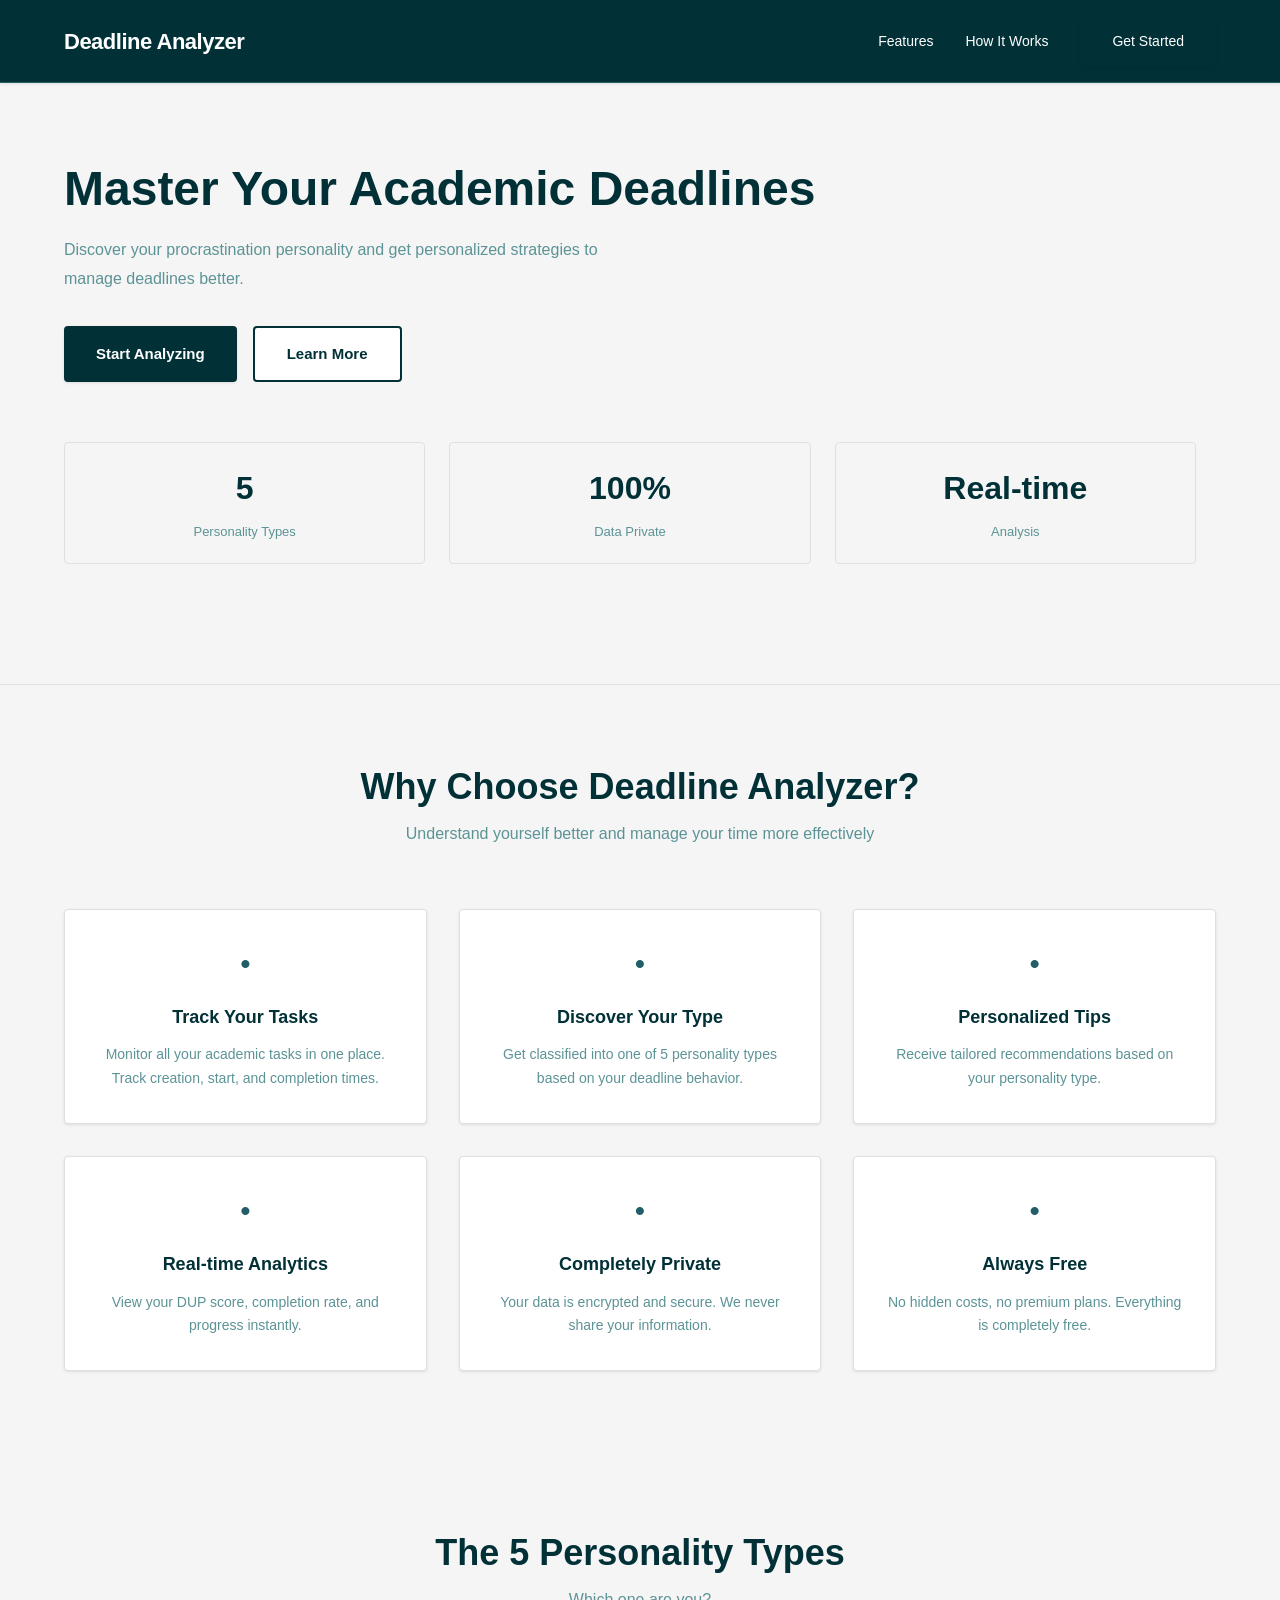
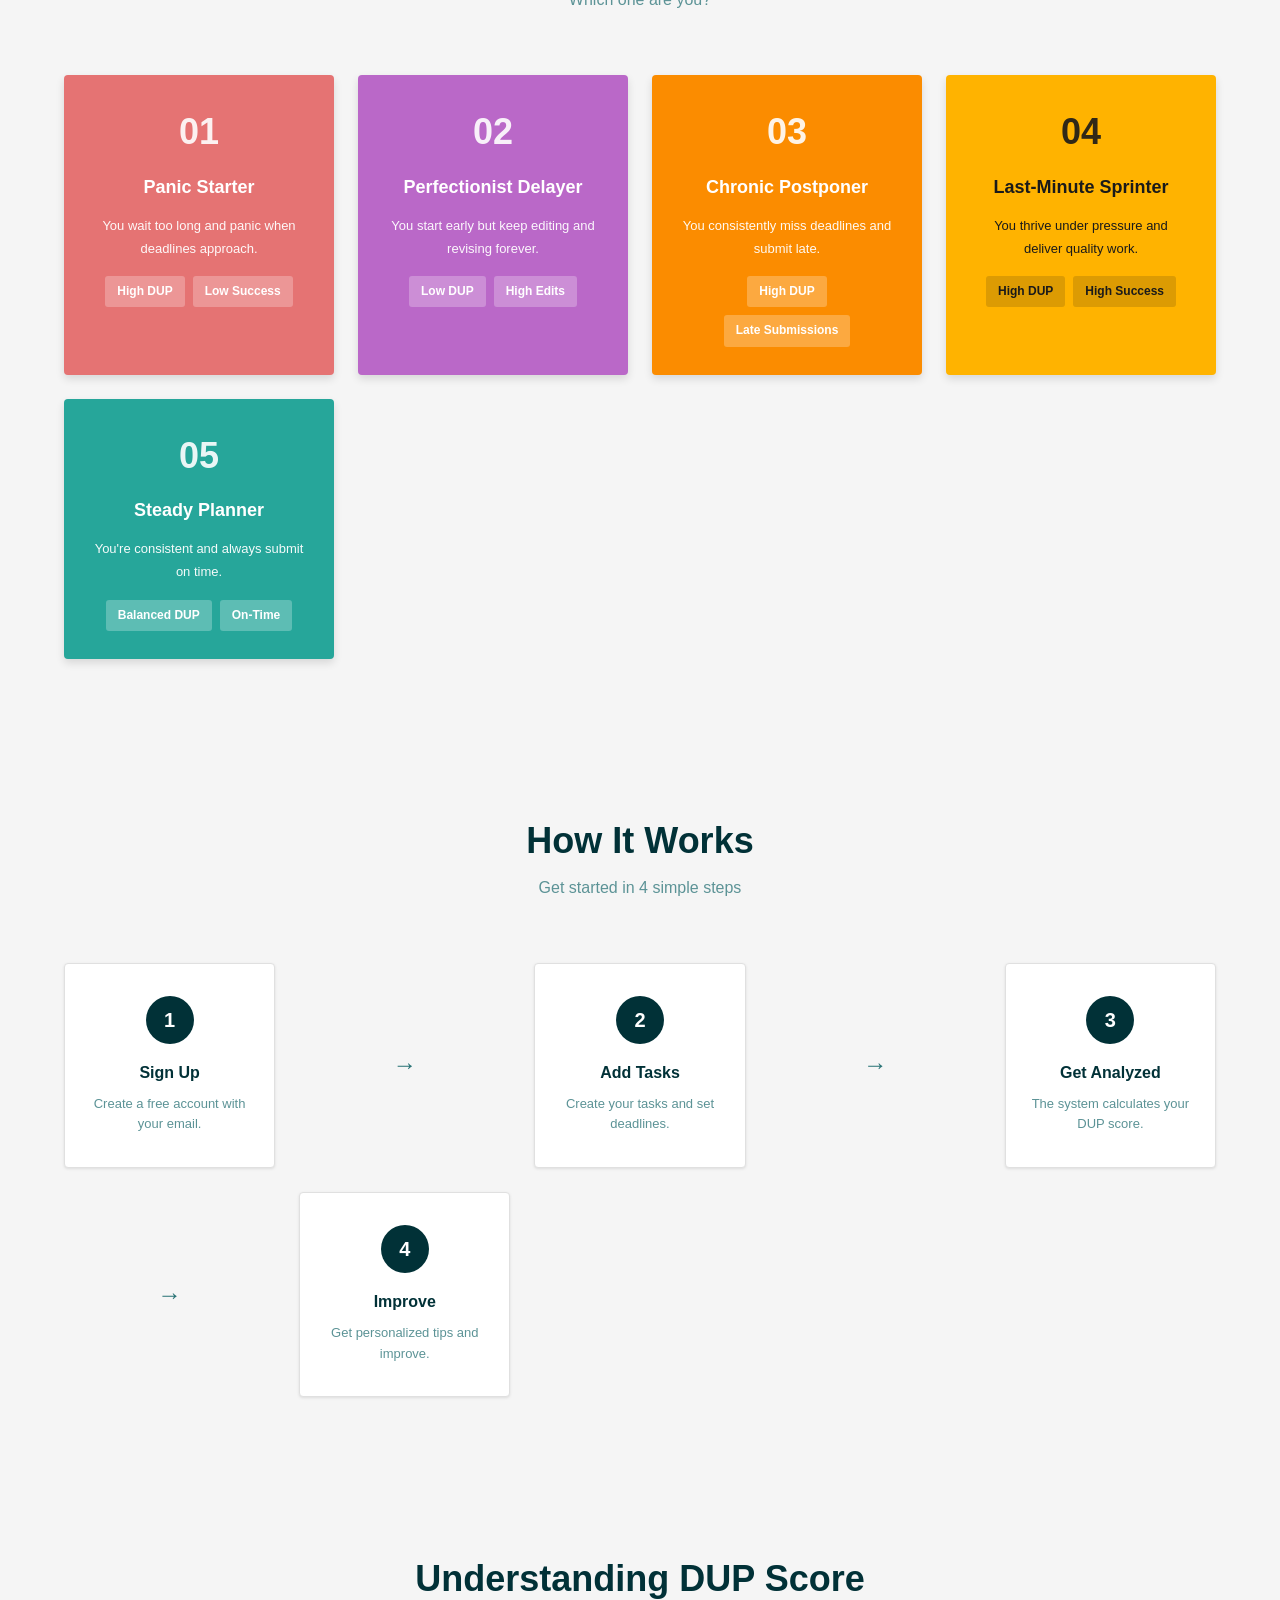
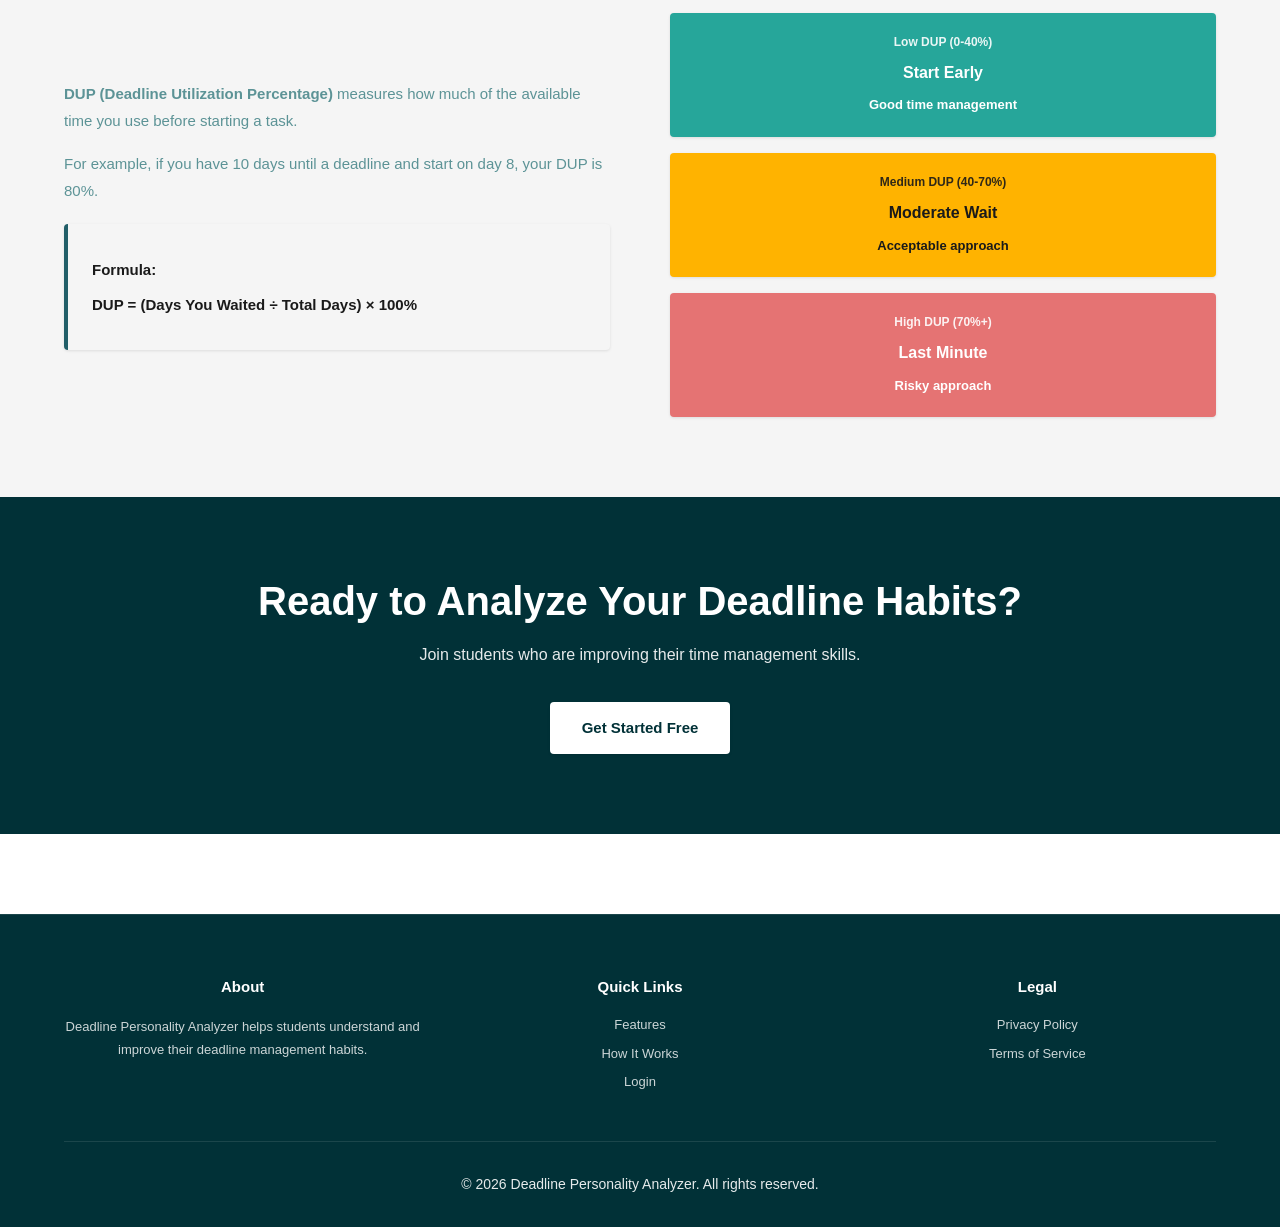
<file: src/main/resources/static/index.html>
<!DOCTYPE html>
<html lang="en">
<head>
    <meta charset="UTF-8">
    <meta name="viewport" content="width=device-width, initial-scale=1.0">
    <title>Deadline Personality Analyzer</title>
    <link rel="stylesheet" href="css/colors.css">
    <link rel="stylesheet" href="css/style.css">
    <link rel="stylesheet" href="css/landing.css">
</head>
<body>
<!-- Navigation -->
<nav class="navbar">
    <div class="container">
        <div class="logo">Deadline Analyzer</div>
        <ul class="nav-links">
            <li><a href="#features">Features</a></li>
            <li><a href="#how-it-works">How It Works</a></li>
            <li><a href="login.html" class="btn btn-primary btn-large" style="color: white">Get Started</a></li>
        </ul>
    </div>
</nav>

<!-- Hero Section -->
<section class="hero">
    <div class="container">
        <div class="hero-content">
            <h1 class="hero-title">Master Your Academic Deadlines</h1>
            <p class="hero-subtitle">Discover your procrastination personality and get personalized strategies to manage deadlines better.</p>
            <div class="hero-buttons">
                <a href="login.html" class="btn btn-primary btn-large">Start Analyzing</a>
                <a href="#how-it-works" class="btn btn-secondary btn-large">Learn More</a>
            </div>
            <div class="hero-stats">
                <div class="stat">
                    <div class="stat-number">5</div>
                    <div class="stat-label">Personality Types</div>
                </div>
                <div class="stat">
                    <div class="stat-number">100%</div>
                    <div class="stat-label">Data Private</div>
                </div>
                <div class="stat">
                    <div class="stat-number">Real-time</div>
                    <div class="stat-label">Analysis</div>
                </div>
            </div>
        </div>
    </div>
</section>

<!-- Features Section -->
<section id="features" class="features">
    <div class="container">
        <h2 class="section-title">Why Choose Deadline Analyzer?</h2>
        <p class="section-subtitle">Understand yourself better and manage your time more effectively</p>

        <div class="features-grid">
            <div class="feature-card">
                <div class="feature-icon">•</div>
                <h3>Track Your Tasks</h3>
                <p>Monitor all your academic tasks in one place. Track creation, start, and completion times.</p>
            </div>

            <div class="feature-card">
                <div class="feature-icon">•</div>
                <h3>Discover Your Type</h3>
                <p>Get classified into one of 5 personality types based on your deadline behavior.</p>
            </div>

            <div class="feature-card">
                <div class="feature-icon">•</div>
                <h3>Personalized Tips</h3>
                <p>Receive tailored recommendations based on your personality type.</p>
            </div>

            <div class="feature-card">
                <div class="feature-icon">•</div>
                <h3>Real-time Analytics</h3>
                <p>View your DUP score, completion rate, and progress instantly.</p>
            </div>

            <div class="feature-card">
                <div class="feature-icon">•</div>
                <h3>Completely Private</h3>
                <p>Your data is encrypted and secure. We never share your information.</p>
            </div>

            <div class="feature-card">
                <div class="feature-icon">•</div>
                <h3>Always Free</h3>
                <p>No hidden costs, no premium plans. Everything is completely free.</p>
            </div>
        </div>
    </div>
</section>

<!-- Personality Types Section -->
<section id="personalities" class="personalities">
    <div class="container">
        <h2 class="section-title">The 5 Personality Types</h2>
        <p class="section-subtitle">Which one are you?</p>

        <div class="personalities-grid">
            <div class="personality-card panic-starter">
                <div class="personality-label">01</div>
                <h3>Panic Starter</h3>
                <p>You wait too long and panic when deadlines approach.</p>
                <div class="personality-traits">
                    <span class="trait">High DUP</span>
                    <span class="trait">Low Success</span>
                </div>
            </div>

            <div class="personality-card perfectionist">
                <div class="personality-label">02</div>
                <h3>Perfectionist Delayer</h3>
                <p>You start early but keep editing and revising forever.</p>
                <div class="personality-traits">
                    <span class="trait">Low DUP</span>
                    <span class="trait">High Edits</span>
                </div>
            </div>

            <div class="personality-card chronic">
                <div class="personality-label">03</div>
                <h3>Chronic Postponer</h3>
                <p>You consistently miss deadlines and submit late.</p>
                <div class="personality-traits">
                    <span class="trait">High DUP</span>
                    <span class="trait">Late Submissions</span>
                </div>
            </div>

            <div class="personality-card last-minute">
                <div class="personality-label">04</div>
                <h3>Last-Minute Sprinter</h3>
                <p>You thrive under pressure and deliver quality work.</p>
                <div class="personality-traits">
                    <span class="trait">High DUP</span>
                    <span class="trait">High Success</span>
                </div>
            </div>

            <div class="personality-card steady">
                <div class="personality-label">05</div>
                <h3>Steady Planner</h3>
                <p>You're consistent and always submit on time.</p>
                <div class="personality-traits">
                    <span class="trait">Balanced DUP</span>
                    <span class="trait">On-Time</span>
                </div>
            </div>
        </div>
    </div>
</section>

<!-- How It Works Section -->
<section id="how-it-works" class="how-it-works">
    <div class="container">
        <h2 class="section-title">How It Works</h2>
        <p class="section-subtitle">Get started in 4 simple steps</p>

        <div class="steps">
            <div class="step">
                <div class="step-number">1</div>
                <h3>Sign Up</h3>
                <p>Create a free account with your email.</p>
            </div>

            <div class="step-arrow">→</div>

            <div class="step">
                <div class="step-number">2</div>
                <h3>Add Tasks</h3>
                <p>Create your tasks and set deadlines.</p>
            </div>

            <div class="step-arrow">→</div>

            <div class="step">
                <div class="step-number">3</div>
                <h3>Get Analyzed</h3>
                <p>The system calculates your DUP score.</p>
            </div>

            <div class="step-arrow">→</div>

            <div class="step">
                <div class="step-number">4</div>
                <h3>Improve</h3>
                <p>Get personalized tips and improve.</p>
            </div>
        </div>
    </div>
</section>

<!-- DUP Explanation Section -->
<section class="dup-section">
    <div class="container">
        <h2 class="section-title">Understanding DUP Score</h2>

        <div class="dup-content">
            <div class="dup-text">
                <p><strong>DUP (Deadline Utilization Percentage)</strong> measures how much of the available time you use before starting a task.</p>
                <p>For example, if you have 10 days until a deadline and start on day 8, your DUP is 80%.</p>
                <div class="dup-formula">
                    <p><strong>Formula:</strong></p>
                    <p>DUP = (Days You Waited ÷ Total Days) × 100%</p>
                </div>
            </div>

            <div class="dup-visual">
                <div class="dup-scale">
                    <div class="scale-item low">
                        <span class="label">Low DUP (0-40%)</span>
                        <span class="scale-value">Start Early</span>
                        <p>Good time management</p>
                    </div>
                    <div class="scale-item medium">
                        <span class="label">Medium DUP (40-70%)</span>
                        <span class="scale-value">Moderate Wait</span>
                        <p>Acceptable approach</p>
                    </div>
                    <div class="scale-item high">
                        <span class="label">High DUP (70%+)</span>
                        <span class="scale-value">Last Minute</span>
                        <p>Risky approach</p>
                    </div>
                </div>
            </div>
        </div>
    </div>
</section>

<!-- CTA Section -->
<section class="cta">
    <div class="container">
        <h2>Ready to Analyze Your Deadline Habits?</h2>
        <p>Join students who are improving their time management skills.</p>
        <a href="login.html" class="btn btn-primary btn-large" style="background-color: white; color: var(--midnight-teal);">Get Started Free</a>
    </div>
</section>

<!-- Footer -->
<footer class="footer">
    <div class="container">
        <div class="footer-content">
            <div class="footer-section">
                <h4>About</h4>
                <p>Deadline Personality Analyzer helps students understand and improve their deadline management habits.</p>
            </div>
            <div class="footer-section">
                <h4>Quick Links</h4>
                <ul>
                    <li><a href="#features">Features</a></li>
                    <li><a href="#how-it-works">How It Works</a></li>
                    <li><a href="login.html">Login</a></li>
                </ul>
            </div>
            <div class="footer-section">
                <h4>Legal</h4>
                <ul>
                    <li><a href="#">Privacy Policy</a></li>
                    <li><a href="#">Terms of Service</a></li>
                </ul>
            </div>
        </div>
        <div class="footer-bottom">
            <p>&copy; 2026 Deadline Personality Analyzer. All rights reserved.</p>
        </div>
    </div>
</footer>

<script src="js/app.js"></script>
</body>
</html>
</file>
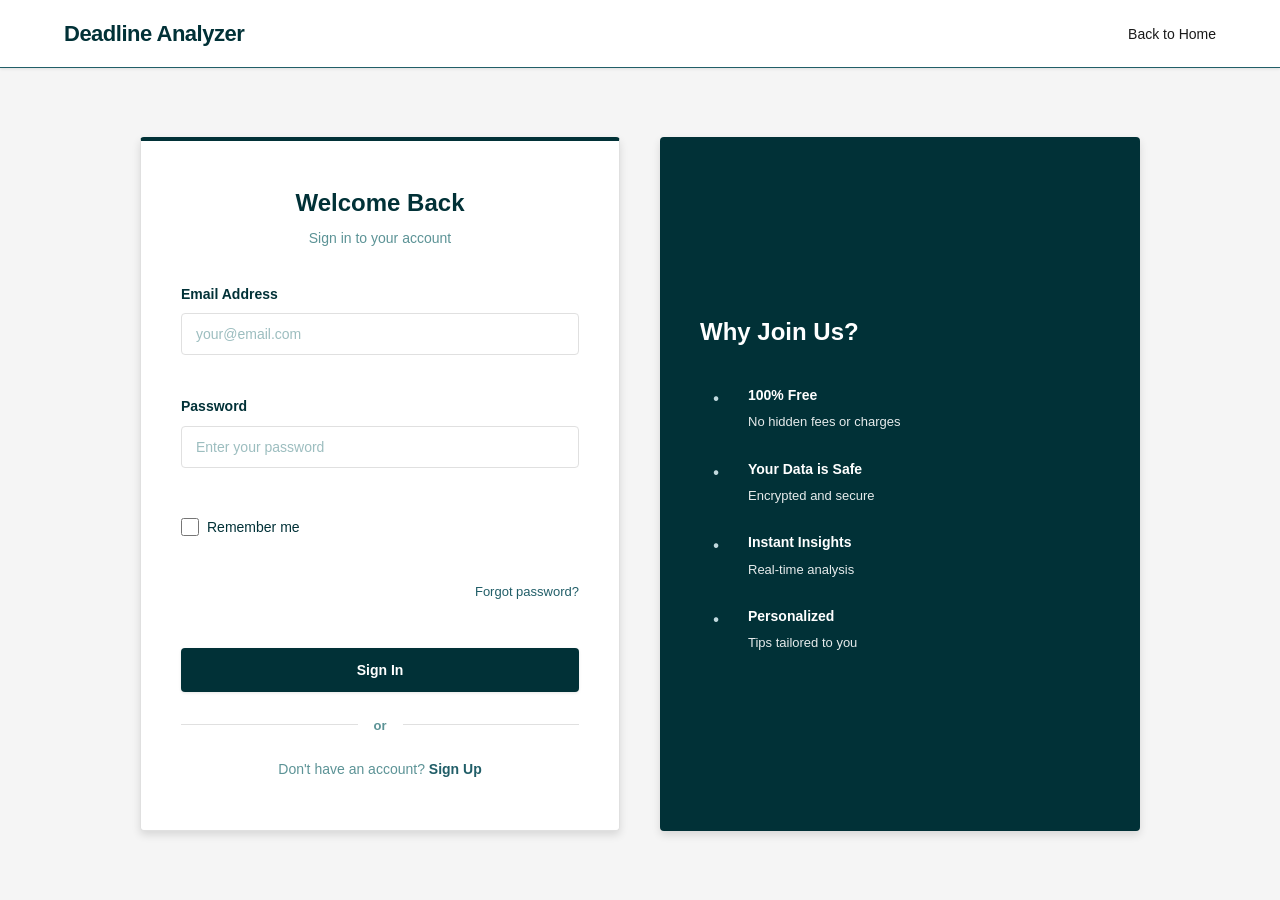
<file: src/main/resources/static/dashboard.html>
<!DOCTYPE html>
<html lang="en">
<head>
    <meta charset="UTF-8">
    <meta name="viewport" content="width=device-width, initial-scale=1.0">
    <title>Dashboard - Deadline Analyzer</title>
    <link rel="stylesheet" href="css/colors.css">
    <link rel="stylesheet" href="css/style.css">
    <style>
        @keyframes fadeInOut {
            0% { opacity: 0; transform: translateY(10px); }
            10% { opacity: 1; transform: translateY(0); }
            85% { opacity: 1; transform: translateY(0); }
            100% { opacity: 0; transform: translateY(-10px); }
        }

        .rotating-text {
            animation: fadeInOut 8s infinite;
            min-height: 60px;
            display: flex;
            align-items: center;
        }

        .progress-section {
            margin-bottom: 32px;
        }

        .progress-label {
            display: flex;
            justify-content: space-between;
            margin-bottom: 12px;
            font-size: 14px;
            font-weight: 600;
        }

        .progress-bar {
            width: 100%;
            height: 8px;
            background-color: var(--border-gray);
            border-radius: 4px;
            overflow: hidden;
        }

        .progress-fill {
            height: 100%;
            background-color: var(--ocean-teal);
            transition: width 0.5s ease;
            border-radius: 4px;
        }

        .streak-container {
            display: grid;
            grid-template-columns: repeat(auto-fit, minmax(60px, 1fr));
            gap: 12px;
            margin-top: 16px;
        }

        .streak-day {
            aspect-ratio: 1;
            display: flex;
            align-items: center;
            justify-content: center;
            border-radius: 4px;
            font-weight: 700;
            font-size: 12px;
            background-color: var(--light-gray);
            color: var(--soft-seafoam);
        }

        .streak-day.completed {
            background-color: var(--ocean-teal);
            color: var(--white);
        }

        .stat-hint {
            font-size: 12px;
            color: var(--soft-seafoam);
            margin-top: 8px;
            margin-bottom: 0;
        }

        .getting-started-list {
            list-style: decimal;
            padding-left: 24px;
            color: var(--dark-gray);
        }

        .getting-started-list li {
            margin-bottom: 12px;
            font-size: 15px;
            line-height: 1.6;
        }
    </style>
</head>
<body>
<nav class="navbar">
    <div class="container">
        <div class="logo">Deadline Analyzer</div>
        <ul class="nav-links">
            <li><a href="dashboard.html" style="color: var(--ocean-teal); font-weight: 700;">Dashboard</a></li>
            <li><a href="profile.html">Profile</a></li>
            <li><a href="tasks.html">Tasks</a></li>
            <li><a href="#" id="logoutBtn">Logout</a></li>
        </ul>
    </div>
</nav>

<main>
    <div class="container">
        <div class="welcome-section">
            <h1>Welcome, <span id="userName">User</span></h1>
            <p class="welcome-subtitle">Here's an overview of your deadline management</p>
        </div>

        <div class="dashboard-grid">
            <div class="stat-card">
                <div class="stat-icon">•</div>
                <div class="label">Your Personality Type</div>
                <div class="value" id="personalityType">-</div>
            </div>

            <div class="stat-card">
                <div class="stat-icon">•</div>
                <div class="label">Average DUP Score</div>
                <div class="value" id="averageDup">-</div>
            </div>

            <div class="stat-card">
                <div class="stat-icon">•</div>
                <div class="label">Completion Rate</div>
                <div class="value" id="completionRate">-</div>
            </div>

            <div class="stat-card">
                <div class="stat-icon">•</div>
                <div class="label">Tasks Completed</div>
                <div class="value" id="tasksCompleted">0</div>
            </div>
        </div>

        <div id="progressSection" style="display: none;" class="card progress-section">
            <h2>Your Progress</h2>

            <div>
                <div class="progress-label">
                    <span>Completion Rate</span>
                    <span id="completionRatePercent">0%</span>
                </div>
                <div class="progress-bar">
                    <div class="progress-fill" id="completionProgressFill" style="width: 0%"></div>
                </div>
            </div>

            <div style="margin-top: 32px;">
                <div class="progress-label">
                    <span>Average DUP Score</span>
                    <span id="dupScorePercent">0%</span>
                </div>
                <div class="progress-bar">
                    <div class="progress-fill" id="dupProgressFill" style="width: 0%"></div>
                </div>
            </div>

            <h3 style="margin-top: 32px; margin-bottom: 16px;">Task Streak</h3>
            <div class="streak-container" id="streakContainer"></div>
        </div>

        <div id="personalitySection" style="display: none;" class="cards-row">
            <div class="card">
                <h2>Your Profile</h2>
                <div class="profile-item">
                    <label>Personality Type</label>
                    <p id="profilePersonality" style="font-size: 18px; font-weight: 700; color: var(--ocean-teal); margin-bottom: 20px;">-</p>
                </div>
                <div class="profile-item">
                    <label>Current Recommendation</label>
                    <div class="rotating-text" id="rotatingRecommendation">
                        Loading...
                    </div>
                </div>
            </div>

            <div class="card">
                <h2>Performance Stats</h2>
                <div class="profile-item">
                    <label>On-Time Submissions</label>
                    <p id="onTimeCount">0</p>
                </div>
                <div class="profile-item">
                    <label>Late Submissions</label>
                    <p id="lateCount">0</p>
                </div>
                <div class="profile-item">
                    <label>Total Tasks</label>
                    <p id="totalTasksCount">0</p>
                </div>
            </div>
        </div>

        <div class="cards-row" id="firstTaskCardsRow">
            <div class="card">
                <h2>Create Your First Task</h2>
                <p>Start tracking your tasks to unlock your personality type and get personalized recommendations. The more tasks you complete, the better insights you'll get.</p>
                <div class="action-buttons">
                    <a href="tasks.html" class="btn btn-primary">Create New Task</a>
                    <a href="profile.html" class="btn btn-secondary">View Profile</a>
                </div>
            </div>

            <div class="card">
                <h2>How It Works</h2>
                <ol class="getting-started-list">
                    <li>Create a task with a deadline</li>
                    <li>Start working when ready</li>
                    <li>Mark as complete when done</li>
                    <li>System analyzes your pattern</li>
                    <li>Get personality insights</li>
                </ol>
            </div>
        </div>
    </div>
</main>

<footer>
    <p>&copy; 2026 Deadline Personality Analyzer. All rights reserved.</p>
</footer>

<script>
    let recommendationIndex = 0;
    let recommendations = [];

    document.addEventListener('DOMContentLoaded', () => {
        const userId = localStorage.getItem('userId');
        const fullName = localStorage.getItem('fullName');

        if (!userId) {
            window.location.href = 'login.html';
            return;
        }

        const lastNameOnly = fullName ? fullName.split(' ').pop() : 'User';
        document.getElementById('userName').textContent = lastNameOnly;

        loadUserStats(userId);
        localStorage.removeItem('isNewUser');

        document.getElementById('logoutBtn').addEventListener('click', (e) => {
            e.preventDefault();
            localStorage.clear();
            window.location.href = 'index.html';
        });
    });

    function loadUserStats(userId) {
        fetch(`/api/users/${userId}`)
            .then(response => response.json())
            .then(data => {
                if (data.success && data.user) {
                    const user = data.user;

                    console.log('User data:', user);

                    if (user.personalityType) {
                        document.getElementById('personalityType').textContent = user.personalityType;
                    } else {
                        document.getElementById('personalityType').textContent = '-';
                    }

                    if (user.averageDup && user.averageDup > 0) {
                        document.getElementById('averageDup').textContent = user.averageDup.toFixed(1) + '%';
                        console.log('Average DUP set to:', user.averageDup.toFixed(1) + '%');
                    } else {
                        document.getElementById('averageDup').textContent = '-';
                    }

                    if (user.completionRate && user.completionRate > 0) {
                        document.getElementById('completionRate').textContent = user.completionRate + '%';
                        console.log('Completion Rate set to:', user.completionRate + '%');
                    } else {
                        document.getElementById('completionRate').textContent = '-';
                    }

                    loadTaskStats(userId);

                    if (user.personalityType) {
                        document.getElementById('progressSection').style.display = 'block';
                        document.getElementById('personalitySection').style.display = 'grid';
                        document.getElementById('profilePersonality').textContent = user.personalityType;

                        loadRecommendations(user.personalityType);
                        updateProgressBars(user.averageDup || 0, user.completionRate || 0);
                    }
                }
            })
            .catch(error => console.error('Error loading stats:', error));
    }

    function loadTaskStats(userId) {
        fetch(`/api/tasks/user/${userId}`)
            .then(response => response.json())
            .then(data => {
                if (data.success && data.tasks) {
                    const tasks = data.tasks;
                    const completedTasks = tasks.filter(t => t.isCompleted);
                    const onTimeTasks = completedTasks.filter(t => !t.isLate);
                    const lateTasks = completedTasks.filter(t => t.isLate);

                    document.getElementById('tasksCompleted').textContent = completedTasks.length;
                    document.getElementById('onTimeCount').textContent = onTimeTasks.length;
                    document.getElementById('lateCount').textContent = lateTasks.length;
                    document.getElementById('totalTasksCount').textContent = tasks.length;

                    const firstTaskCardsRow = document.getElementById('firstTaskCardsRow');
                    if (tasks && tasks.length > 0) {
                        if (firstTaskCardsRow) {
                            firstTaskCardsRow.style.display = 'none';
                        }
                    }

                    if (completedTasks.length > 0) {
                        createStreakVisualization(tasks);
                    }
                }
            })
            .catch(error => console.error('Error loading tasks:', error));
    }

    function loadRecommendations(personalityType) {
        fetch(`/api/recommendations/${personalityType}`)
            .then(response => response.json())
            .then(data => {
                if (data.success && data.recommendations) {
                    recommendations = data.recommendations;
                    recommendationIndex = 0;
                    rotateRecommendations();
                }
            })
            .catch(error => console.error('Error loading recommendations:', error));
    }

    function rotateRecommendations() {
        if (recommendations.length === 0) return;

        const element = document.getElementById('rotatingRecommendation');
        if (!element) return;

        element.textContent = recommendations[recommendationIndex];
        recommendationIndex = (recommendationIndex + 1) % recommendations.length;

        setTimeout(rotateRecommendations, 8000);
    }

    function updateProgressBars(avgDup, completionRate) {
        const dupPercent = Math.min(100, Math.max(0, avgDup || 0));
        const completionPercent = Math.min(100, Math.max(0, completionRate || 0));

        const dupFill = document.getElementById('dupProgressFill');
        const completionFill = document.getElementById('completionProgressFill');

        if (dupFill) dupFill.style.width = dupPercent + '%';
        if (completionFill) completionFill.style.width = completionPercent + '%';

        const dupPercentEl = document.getElementById('dupScorePercent');
        const completionPercentEl = document.getElementById('completionRatePercent');

        if (dupPercentEl) dupPercentEl.textContent = dupPercent.toFixed(1) + '%';
        if (completionPercentEl) completionPercentEl.textContent = completionPercent + '%';
    }

    function createStreakVisualization(tasks) {
        const container = document.getElementById('streakContainer');
        if (!container) return;

        container.innerHTML = '';

        const sortedTasks = tasks.sort((a, b) => b.createdAt - a.createdAt).slice(0, 14);

        sortedTasks.forEach((task, index) => {
            const day = document.createElement('div');
            day.className = 'streak-day' + (task.isCompleted ? ' completed' : '');
            day.textContent = (sortedTasks.length - index);
            container.appendChild(day);
        });
    }
</script>
</body>
</html>
</file>
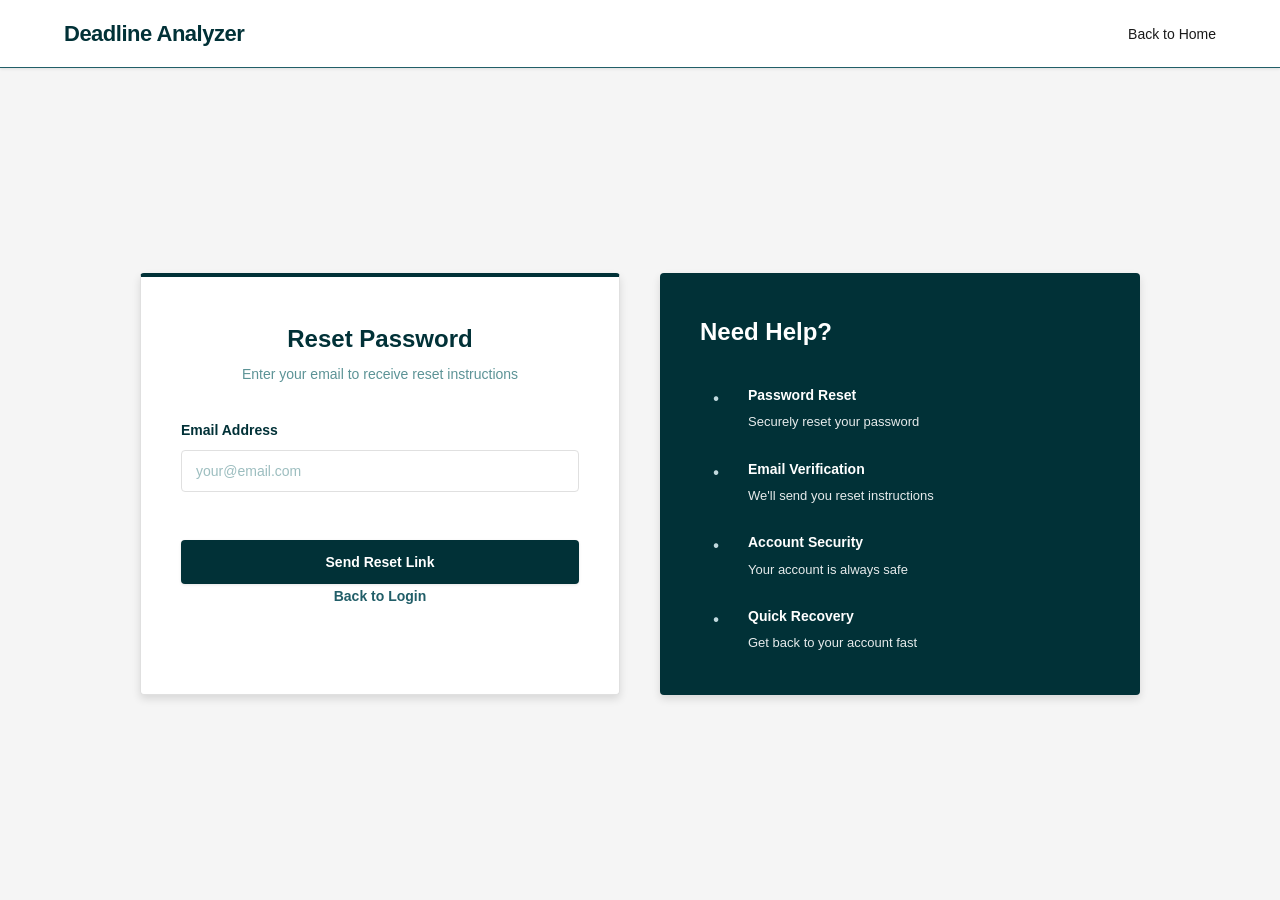
<file: src/main/resources/static/forgot-password.html>
<!DOCTYPE html>
<html lang="en">
<head>
    <meta charset="UTF-8">
    <meta name="viewport" content="width=device-width, initial-scale=1.0">
    <title>Forgot Password - Deadline Analyzer</title>
    <link rel="stylesheet" href="css/colors.css">
    <link rel="stylesheet" href="css/style.css">
    <link rel="stylesheet" href="css/auth.css">
</head>
<body class="auth-body">
<!-- Navigation -->
<nav class="navbar navbar-light">
    <div class="container">
        <div class="logo">Deadline Analyzer</div>
        <ul class="nav-links">
            <li><a href="index.html">Back to Home</a></li>
        </ul>
    </div>
</nav>

<!-- Auth Container -->
<div class="auth-container">
    <div class="auth-wrapper">
        <!-- Forgot Password Form -->
        <div class="auth-box forgot-password-box" id="forgotPasswordBox">
            <div class="auth-header">
                <h2>Reset Password</h2>
                <p>Enter your email to receive reset instructions</p>
            </div>

            <div id="alertContainer"></div>

            <form id="forgotPasswordForm" class="auth-form">
                <div class="form-group">
                    <label for="resetEmail">Email Address</label>
                    <input
                            type="email"
                            id="resetEmail"
                            placeholder="your@email.com"
                            required
                            autocomplete="email"
                    >
                </div>

                <button type="submit" class="btn btn-primary btn-block btn-submit">Send Reset Link</button>
            </form>

            <div class="auth-toggle">
                <p><a href="login.html" class="toggle-link">Back to Login</a></p>
            </div>
        </div>

        <!-- Features Panel -->
        <div class="auth-features">
            <h3>Need Help?</h3>
            <div class="feature-list">
                <div class="feature-item">
                    <span class="feature-icon">•</span>
                    <div>
                        <strong>Password Reset</strong>
                        <p>Securely reset your password</p>
                    </div>
                </div>
                <div class="feature-item">
                    <span class="feature-icon">•</span>
                    <div>
                        <strong>Email Verification</strong>
                        <p>We'll send you reset instructions</p>
                    </div>
                </div>
                <div class="feature-item">
                    <span class="feature-icon">•</span>
                    <div>
                        <strong>Account Security</strong>
                        <p>Your account is always safe</p>
                    </div>
                </div>
                <div class="feature-item">
                    <span class="feature-icon">•</span>
                    <div>
                        <strong>Quick Recovery</strong>
                        <p>Get back to your account fast</p>
                    </div>
                </div>
            </div>
        </div>
    </div>
</div>

<script src="js/app.js"></script>
<script>
    document.addEventListener('DOMContentLoaded', () => {
        const forgotPasswordForm = document.getElementById('forgotPasswordForm');

        if (forgotPasswordForm) {
            forgotPasswordForm.addEventListener('submit', async (e) => {
                e.preventDefault();

                const email = document.getElementById('resetEmail').value.trim();

                if (!email) {
                    showAlert('Please enter your email', 'error', 'alertContainer');
                    return;
                }

                try {
                    // For now, just show success message
                    // In production, this would call a backend endpoint
                    showAlert('Password reset link sent to ' + email + '. Check your email.', 'success', 'alertContainer');

                    setTimeout(() => {
                        window.location.href = 'login.html';
                    }, 2000);
                } catch (error) {
                    showAlert('Failed to send reset link', 'error', 'alertContainer');
                }
            });
        }

        function showAlert(message, type, containerId) {
            const container = document.getElementById(containerId);
            if (!container) return;

            container.innerHTML = `
                    <div class="alert alert-${type}">
                        ${message}
                    </div>
                `;

            setTimeout(() => {
                container.innerHTML = '';
            }, 5000);
        }
    });
</script>
</body>
</html>
</file>
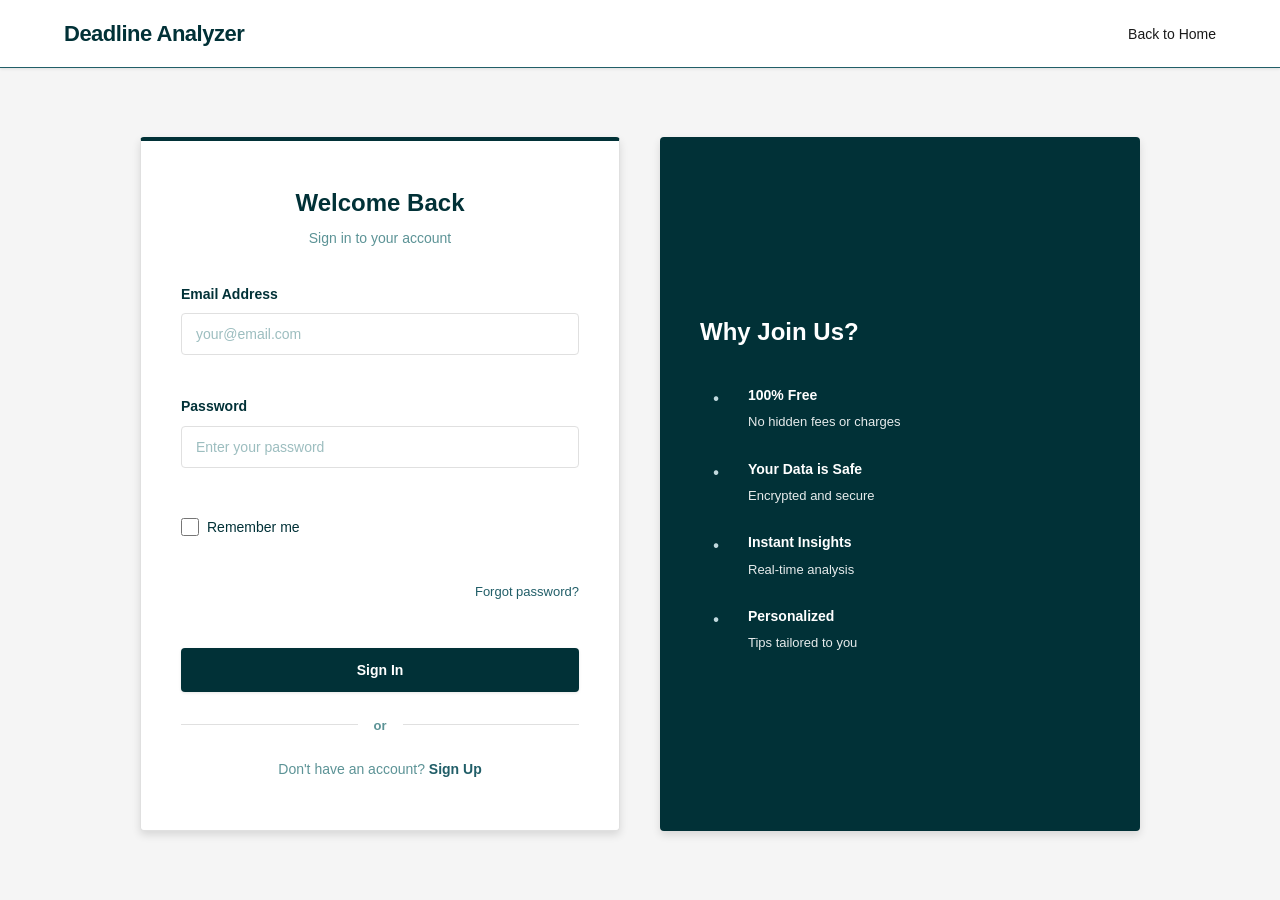
<file: src/main/resources/static/login.html>
<!DOCTYPE html>
<html lang="en">
<head>
    <meta charset="UTF-8">
    <meta name="viewport" content="width=device-width, initial-scale=1.0">
    <title>Login - Deadline Analyzer</title>
    <link rel="stylesheet" href="css/colors.css">
    <link rel="stylesheet" href="css/style.css">
    <link rel="stylesheet" href="css/auth.css">
    <!-- RECAPTCHA SCRIPT -
    <script src="https://www.google.com/recaptcha/api.js"></script>
    -->
</head>
<body class="auth-body">
<!-- Navigation -->
<nav class="navbar navbar-light">
    <div class="container">
        <div class="logo">Deadline Analyzer</div>
        <ul class="nav-links">
            <li><a href="index.html">Back to Home</a></li>
        </ul>
    </div>
</nav>

<!-- Auth Container -->
<div class="auth-container">
    <div class="auth-wrapper">
        <!-- Login Form -->
        <div class="auth-box login-box" id="loginBox">
            <div class="auth-header">
                <h2>Welcome Back</h2>
                <p>Sign in to your account</p>
            </div>

            <div id="alertContainer"></div>

            <form id="authForm" class="auth-form">
                <div class="form-group">
                    <label for="email">Email Address</label>
                    <input
                            type="email"
                            id="email"
                            placeholder="your@email.com"
                            required
                            autocomplete="email"
                    >
                </div>

                <div class="form-group">
                    <label for="password">Password</label>
                    <input
                            type="password"
                            id="password"
                            placeholder="Enter your password"
                            required
                            autocomplete="current-password"
                    >
                </div>

                <div class="form-group checkbox">
                    <input type="checkbox" id="rememberMe">
                    <label for="rememberMe">Remember me</label>
                </div>

                <div style="text-align: right; margin-bottom: 16px;">
                    <a href="forgot-password.html" style="font-size: 13px; color: var(--ocean-teal);">Forgot password?</a>
                </div>

                <!-- RECAPTCHA
                <div class="recaptcha-container">
                    <div class="g-recaptcha" data-sitekey="6LexSaMsAAAAAFTvsxlET_XyvodIKrEMwYE-5bEW"></div>
                </div>
                -->
                <button type="submit" class="btn btn-primary btn-block btn-submit">Sign In</button>
            </form>

            <div class="auth-divider">
                <span>or</span>
            </div>

            <div class="auth-toggle">
                <p>Don't have an account? <a href="#" id="toggleToSignup" class="toggle-link">Sign Up</a></p>
            </div>
        </div>

        <!-- Signup Form -->
        <div class="auth-box signup-box" id="signupBox" style="display: none;">
            <div class="auth-header">
                <h2>Create Account</h2>
                <p>Join us to start analyzing</p>
            </div>

            <div id="alertContainer2"></div>

            <form id="signupForm" class="auth-form">
                <div class="form-group">
                    <label for="fullName">Full Name</label>
                    <input
                            type="text"
                            id="fullName"
                            placeholder="Che Sylvie"
                            required
                            autocomplete="name"
                    >
                </div>

                <div class="form-group">
                    <label for="signupEmail">Email Address</label>
                    <input
                            type="email"
                            id="signupEmail"
                            placeholder="your@email.com"
                            required
                            autocomplete="email"
                    >
                </div>

                <div class="form-group">
                    <label for="signupPassword">Password</label>
                    <input
                            type="password"
                            id="signupPassword"
                            placeholder="Create a password"
                            required
                            autocomplete="new-password"
                    >
                </div>

                <div class="form-group">
                    <label for="confirmPassword">Confirm Password</label>
                    <input
                            type="password"
                            id="confirmPassword"
                            placeholder="Confirm password"
                            required
                            autocomplete="new-password"
                    >
                </div>

                <div class="form-group checkbox">
                    <input type="checkbox" id="agreeTerms" required>
                    <label for="agreeTerms">I agree to Terms of Service</label>
                </div>

                <!-- RECAPTCHA
                <div class="recaptcha-container">
                     ✅ FIXED: now using SAME v2 key
                    <div class="g-recaptcha" data-sitekey="6LexSaMsAAAAAFTvsxlET_XyvodIKrEMwYE-5bEW"></div>
                </div>
                -->
                <button type="submit" class="btn btn-primary btn-block btn-submit">Create Account</button>
            </form>

            <div class="auth-divider">
                <span>or</span>
            </div>

            <div class="auth-toggle">
                <p>Already have an account? <a href="#" id="toggleToLogin" class="toggle-link">Sign In</a></p>
            </div>
        </div>

        <!-- Features Panel -->
        <div class="auth-features">
            <h3>Why Join Us?</h3>
            <div class="feature-list">
                <div class="feature-item">
                    <span class="feature-icon">•</span>
                    <div>
                        <strong>100% Free</strong>
                        <p>No hidden fees or charges</p>
                    </div>
                </div>
                <div class="feature-item">
                    <span class="feature-icon">•</span>
                    <div>
                        <strong>Your Data is Safe</strong>
                        <p>Encrypted and secure</p>
                    </div>
                </div>
                <div class="feature-item">
                    <span class="feature-icon">•</span>
                    <div>
                        <strong>Instant Insights</strong>
                        <p>Real-time analysis</p>
                    </div>
                </div>
                <div class="feature-item">
                    <span class="feature-icon">•</span>
                    <div>
                        <strong>Personalized</strong>
                        <p>Tips tailored to you</p>
                    </div>
                </div>
            </div>
        </div>
    </div>
</div>

<script src="js/app.js"></script>
<script src="js/auth.js"></script>
<script src="js/performance-tracker.js"></script>
</body>
</html>
</file>
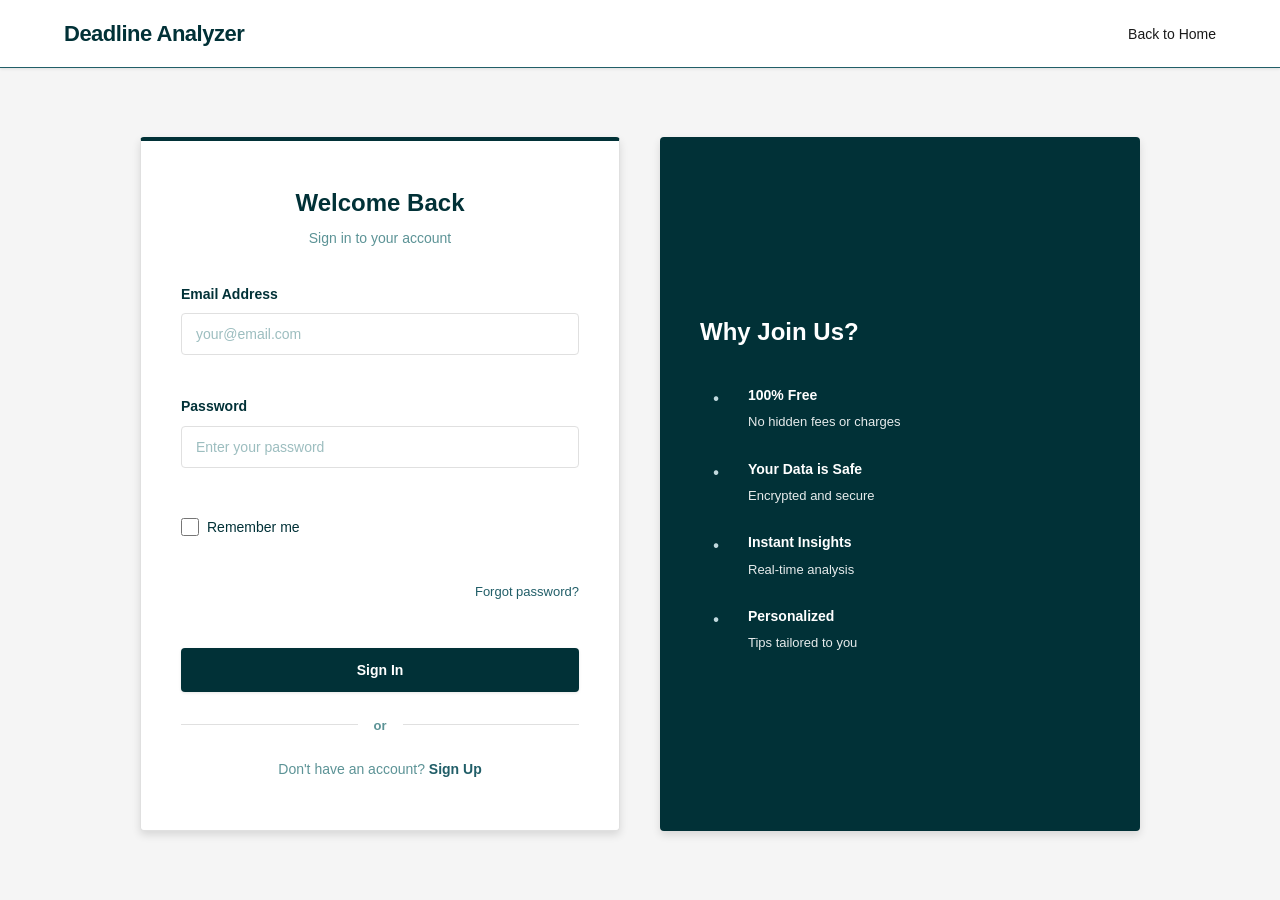
<file: src/main/resources/static/onboarding.html>
<!DOCTYPE html>
<html lang="en">
<head>
    <meta charset="UTF-8">
    <meta name="viewport" content="width=device-width, initial-scale=1.0">
    <title>Welcome - Deadline Analyzer</title>
    <link rel="stylesheet" href="css/colors.css">
    <link rel="stylesheet" href="css/style.css">
    <style>
        .onboarding-container {
            min-height: 100vh;
            display: flex;
            align-items: center;
            justify-content: center;
            background: linear-gradient(135deg, var(--light-gray) 0%, var(--white) 100%);
        }

        .onboarding-content {
            background-color: var(--white);
            border-radius: 8px;
            padding: 60px 40px;
            max-width: 600px;
            width: 100%;
            box-shadow: var(--shadow-lg);
            text-align: center;
        }

        .onboarding-icon {
            width: 100px;
            height: 100px;
            background-color: var(--pale-ice-blue);
            border-radius: 50%;
            margin: 0 auto 32px;
            display: flex;
            align-items: center;
            justify-content: center;
            font-size: 48px;
            border: 4px solid var(--ocean-teal);
        }

        .onboarding-content h1 {
            font-size: 32px;
            margin-bottom: 16px;
        }

        .onboarding-content p {
            font-size: 16px;
            line-height: 1.8;
            margin-bottom: 24px;
            color: var(--soft-seafoam);
        }

        .onboarding-steps {
            background-color: var(--light-gray);
            border-radius: 4px;
            padding: 24px;
            margin-bottom: 32px;
            text-align: left;
        }

        .step-item {
            display: flex;
            gap: 16px;
            margin-bottom: 16px;
        }

        .step-item:last-child {
            margin-bottom: 0;
        }

        .step-number {
            display: flex;
            align-items: center;
            justify-content: center;
            width: 36px;
            height: 36px;
            background-color: var(--midnight-teal);
            color: var(--white);
            border-radius: 50%;
            font-weight: 700;
            flex-shrink: 0;
        }

        .step-content h3 {
            font-size: 16px;
            margin: 0 0 4px 0;
            color: var(--midnight-teal);
        }

        .step-content p {
            font-size: 14px;
            margin: 0;
            color: var(--soft-seafoam);
        }

        .onboarding-buttons {
            display: flex;
            gap: 16px;
        }

        .onboarding-buttons .btn {
            flex: 1;
        }

        @media (max-width: 768px) {
            .onboarding-content {
                padding: 40px 24px;
            }

            .onboarding-content h1 {
                font-size: 24px;
            }

            .onboarding-buttons {
                flex-direction: column;
            }
        }
    </style>
</head>
<body>
<nav class="navbar">
    <div class="container">
        <div class="logo">Deadline Analyzer</div>
    </div>
</nav>

<div class="onboarding-container">
    <div class="onboarding-content">
        <div class="onboarding-icon">
            •
        </div>

        <h1>Welcome to Deadline Analyzer</h1>
        <p>Your journey to better deadline management starts now. Let's get you set up!</p>

        <div class="onboarding-steps">
            <div class="step-item">
                <div class="step-number">1</div>
                <div class="step-content">
                    <h3>Create Your First Task</h3>
                    <p>Add an academic task with a deadline to track</p>
                </div>
            </div>

            <div class="step-item">
                <div class="step-number">2</div>
                <div class="step-content">
                    <h3>System Analyzes</h3>
                    <p>Our system will analyze how long you take to complete tasks</p>
                </div>
            </div>

            <div class="step-item">
                <div class="step-number">3</div>
                <div class="step-content">
                    <h3>Get Personality Type</h3>
                    <p>We'll determine your deadline personality and style</p>
                </div>
            </div>

            <div class="step-item">
                <div class="step-number">4</div>
                <div class="step-content">
                    <h3>Receive Recommendations</h3>
                    <p>Get personalized advice on how to improve and be productive</p>
                </div>
            </div>
        </div>

        <p style="font-size: 14px; font-weight: 600; color: var(--midnight-teal); margin-bottom: 32px;">
            The more tasks you track, the better we understand your deadline management style.
        </p>

        <div class="onboarding-buttons">
            <a href="dashboard.html" class="btn btn-secondary">View Dashboard</a>
            <a href="tasks.html" class="btn btn-primary">Create First Task</a>
        </div>
    </div>
</div>

<footer style="margin-top: 60px;">
    <p>&copy; 2026 Deadline Personality Analyzer. All rights reserved.</p>
</footer>

<script>
    document.addEventListener('DOMContentLoaded', () => {
        const isNewUser = localStorage.getItem('isNewUser');
        const userId = localStorage.getItem('userId');

        // If not a new user or not logged in, redirect to dashboard
        if (!isNewUser || !userId) {
            window.location.href = 'dashboard.html';
        }

        // Clear the newUser flag after showing onboarding once
        // This ensures it only shows once per registration
    });
</script>
</body>
</html>
</file>
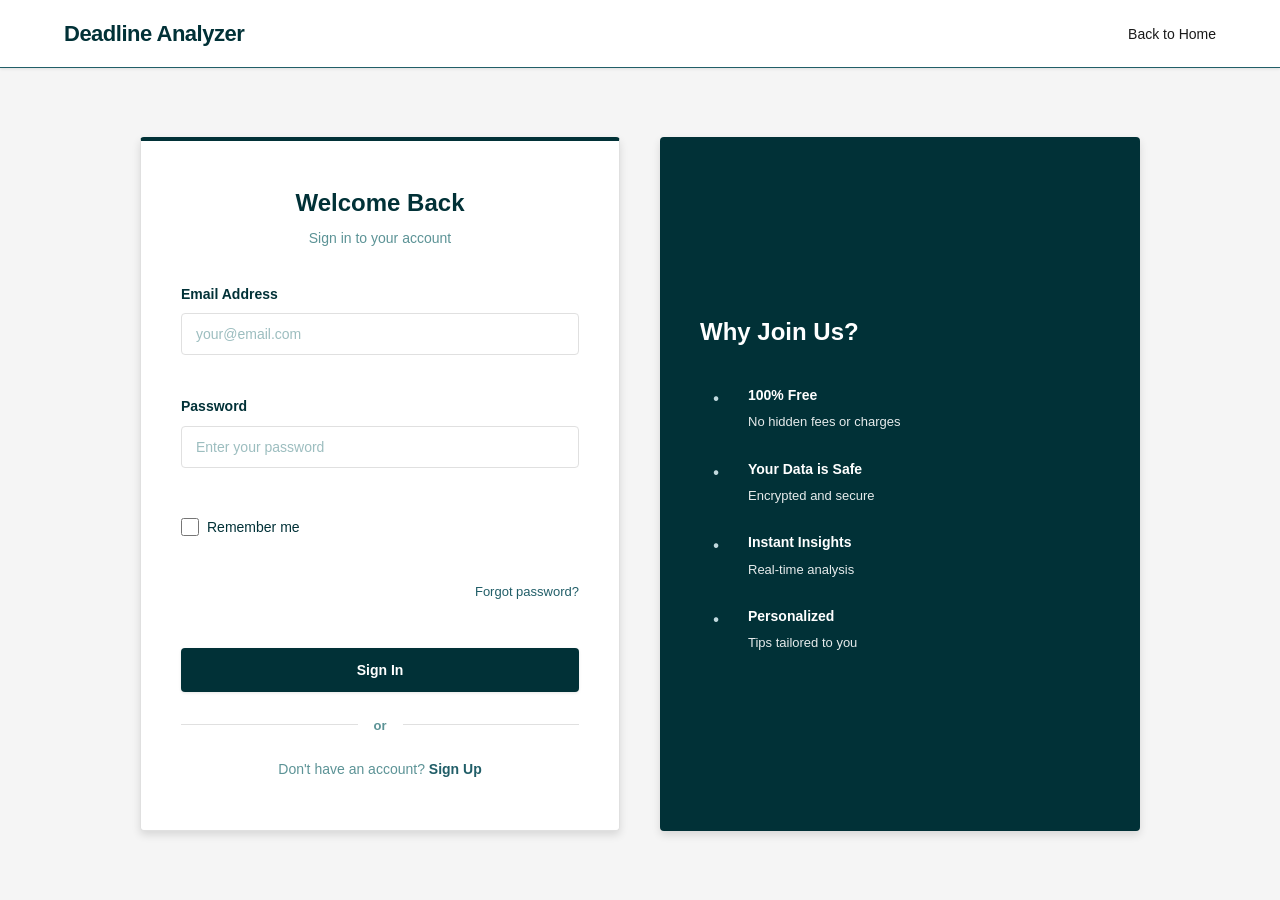
<file: src/main/resources/static/profile.html>
<!DOCTYPE html>
<html lang="en">
<head>
    <meta charset="UTF-8">
    <meta name="viewport" content="width=device-width, initial-scale=1.0">
    <title>Profile - Deadline Analyzer</title>
    <link rel="stylesheet" href="css/colors.css">
    <link rel="stylesheet" href="css/style.css">
    <style>
        @keyframes fadeInOut {
            0% { opacity: 0; transform: translateY(10px); }
            10% { opacity: 1; transform: translateY(0); }
            85% { opacity: 1; transform: translateY(0); }
            100% { opacity: 0; transform: translateY(-10px); }
        }

        .rotating-text {
            animation: fadeInOut 8s infinite;
            min-height: 80px;
            display: flex;
            align-items: center;
            font-size: 15px;
            line-height: 1.8;
            color: var(--dark-gray);
        }

        .personality-list {
            list-style: none;
            padding: 0;
        }

        .personality-list li {
            padding: 12px 0;
            border-bottom: 1px solid var(--border-gray);
            font-size: 14px;
            color: var(--dark-gray);
            line-height: 1.6;
        }

        .personality-list li:last-child {
            border-bottom: none;
        }

        .personality-list strong {
            color: var(--midnight-teal);
        }
    </style>
</head>
<body>
<nav class="navbar">
    <div class="container">
        <div class="logo">Deadline Analyzer</div>
        <ul class="nav-links">
            <li><a href="dashboard.html">Dashboard</a></li>
            <li><a href="profile.html" style="color: var(--ocean-teal); font-weight: 700;">Profile</a></li>
            <li><a href="tasks.html">Tasks</a></li>
            <li><a href="#" id="logoutBtn">Logout</a></li>
        </ul>
    </div>
</nav>

<main>
    <div class="container">
        <div class="welcome-section">
            <h1>Your Profile</h1>
            <p class="welcome-subtitle">View your complete analytics and personalized insights</p>
        </div>

        <div class="cards-row">
            <div class="card">
                <h2>Account Information</h2>
                <div class="profile-item">
                    <label>Full Name</label>
                    <p id="profileName">-</p>
                </div>
                <div class="profile-item">
                    <label>Email Address</label>
                    <p id="profileEmail">-</p>
                </div>
                <div class="profile-item">
                    <label>Member Since</label>
                    <p id="memberSince">-</p>
                </div>
            </div>

            <div class="card">
                <h2>Personality Profile</h2>
                <div class="profile-item">
                    <label>Your Personality Type</label>
                    <p id="personalityType" style="font-size: 16px; font-weight: 700; color: var(--ocean-teal);">Not yet determined</p>
                </div>
                <div class="profile-item">
                    <label>Average DUP Score</label>
                    <p id="averageDup">-</p>
                </div>
                <div class="profile-item">
                    <label>Completion Rate</label>
                    <p id="completionRate">-</p>
                </div>
            </div>
        </div>

        <div id="recommendationSection" style="display: none;" class="card">
            <h2>Personalized Recommendations</h2>
            <p style="color: var(--soft-seafoam); font-size: 13px; margin-bottom: 20px;">Recommendations rotate every 8 seconds</p>
            <div class="rotating-text" id="recommendation"></div>
        </div>

        <div class="cards-row">
            <div class="card">
                <h2>Performance Overview</h2>
                <div class="profile-item">
                    <label>Total Tasks</label>
                    <p id="totalTasks">0</p>
                </div>
                <div class="profile-item">
                    <label>Completed Tasks</label>
                    <p id="completedTasks">0</p>
                </div>
                <div class="profile-item">
                    <label>On-Time Submissions</label>
                    <p id="onTimeSubmissions">0</p>
                </div>
                <div class="profile-item">
                    <label>Late Submissions</label>
                    <p id="lateSubmissions">0</p>
                </div>
            </div>

            <div class="card">
                <h2>Personality Types Guide</h2>
                <ul class="personality-list">
                    <li><strong>Last-Minute Sprinter:</strong> Thrives under pressure, delivers quality</li>
                    <li><strong>Panic Starter:</strong> Waits too long, causes quality issues</li>
                    <li><strong>Perfectionist Delayer:</strong> Starts early but over-edits</li>
                    <li><strong>Chronic Postponer:</strong> Frequently misses deadlines</li>
                    <li><strong>Steady Planner:</strong> Balanced and consistent approach</li>
                </ul>
            </div>
        </div>

        <div class="card">
            <h2>Account Actions</h2>
            <div class="action-buttons">
                <a href="tasks.html" class="btn btn-primary">View Tasks</a>
                <button id="logoutBtn2" class="btn btn-secondary">Logout</button>
            </div>
        </div>
    </div>
</main>

<footer>
    <p>&copy; 2026 Deadline Personality Analyzer. All rights reserved.</p>
</footer>

<script>
    let recommendationIndex = 0;
    let recommendations = [];

    document.addEventListener('DOMContentLoaded', () => {
        const userId = localStorage.getItem('userId');
        const fullName = localStorage.getItem('fullName');
        const email = localStorage.getItem('email');

        if (!userId) {
            window.location.href = 'login.html';
            return;
        }

        document.getElementById('profileName').textContent = fullName || '-';
        document.getElementById('profileEmail').textContent = email || '-';
        document.getElementById('memberSince').textContent = new Date().toLocaleDateString();

        loadProfileStats(userId);

        document.getElementById('logoutBtn').addEventListener('click', (e) => {
            e.preventDefault();
            localStorage.clear();
            window.location.href = 'index.html';
        });

        document.getElementById('logoutBtn2').addEventListener('click', (e) => {
            e.preventDefault();
            localStorage.clear();
            window.location.href = 'index.html';
        });
    });

    function loadProfileStats(userId) {
        fetch(`/api/users/${userId}`)
            .then(response => response.json())
            .then(data => {
                if (data.success && data.user) {
                    const user = data.user;
                    document.getElementById('personalityType').textContent = user.personalityType || 'Not yet determined';
                    document.getElementById('averageDup').textContent =
                        user.averageDup ? user.averageDup.toFixed(1) + '%' : '-';
                    document.getElementById('completionRate').textContent =
                        user.completionRate ? user.completionRate + '%' : '-';

                    if (user.personalityType) {
                        loadRecommendations(user.personalityType);
                    }
                }
            })
            .catch(error => console.error('Error loading user data:', error));

        fetch(`/api/tasks/user/${userId}`)
            .then(response => response.json())
            .then(data => {
                if (data.success && data.tasks) {
                    const tasks = data.tasks;
                    const completedTasks = tasks.filter(t => t.isCompleted);
                    const onTimeTasks = completedTasks.filter(t => !t.isLate);
                    const lateTasks = completedTasks.filter(t => t.isLate);

                    document.getElementById('totalTasks').textContent = tasks.length;
                    document.getElementById('completedTasks').textContent = completedTasks.length;
                    document.getElementById('onTimeSubmissions').textContent = onTimeTasks.length;
                    document.getElementById('lateSubmissions').textContent = lateTasks.length;
                }
            })
            .catch(error => console.error('Error loading tasks:', error));
    }

    function loadRecommendations(personalityType) {
        fetch(`/api/recommendations/${personalityType}`)
            .then(response => response.json())
            .then(data => {
                if (data.success && data.recommendations) {
                    recommendations = data.recommendations;
                    recommendationIndex = 0;
                    document.getElementById('recommendationSection').style.display = 'block';
                    rotateRecommendations();
                }
            })
            .catch(error => console.error('Error loading recommendations:', error));
    }

    function rotateRecommendations() {
        if (recommendations.length === 0) return;

        const element = document.getElementById('recommendation');
        element.textContent = recommendations[recommendationIndex];

        recommendationIndex = (recommendationIndex + 1) % recommendations.length;

        setTimeout(rotateRecommendations, 8000);
    }
</script>
</body>
</html>
</file>
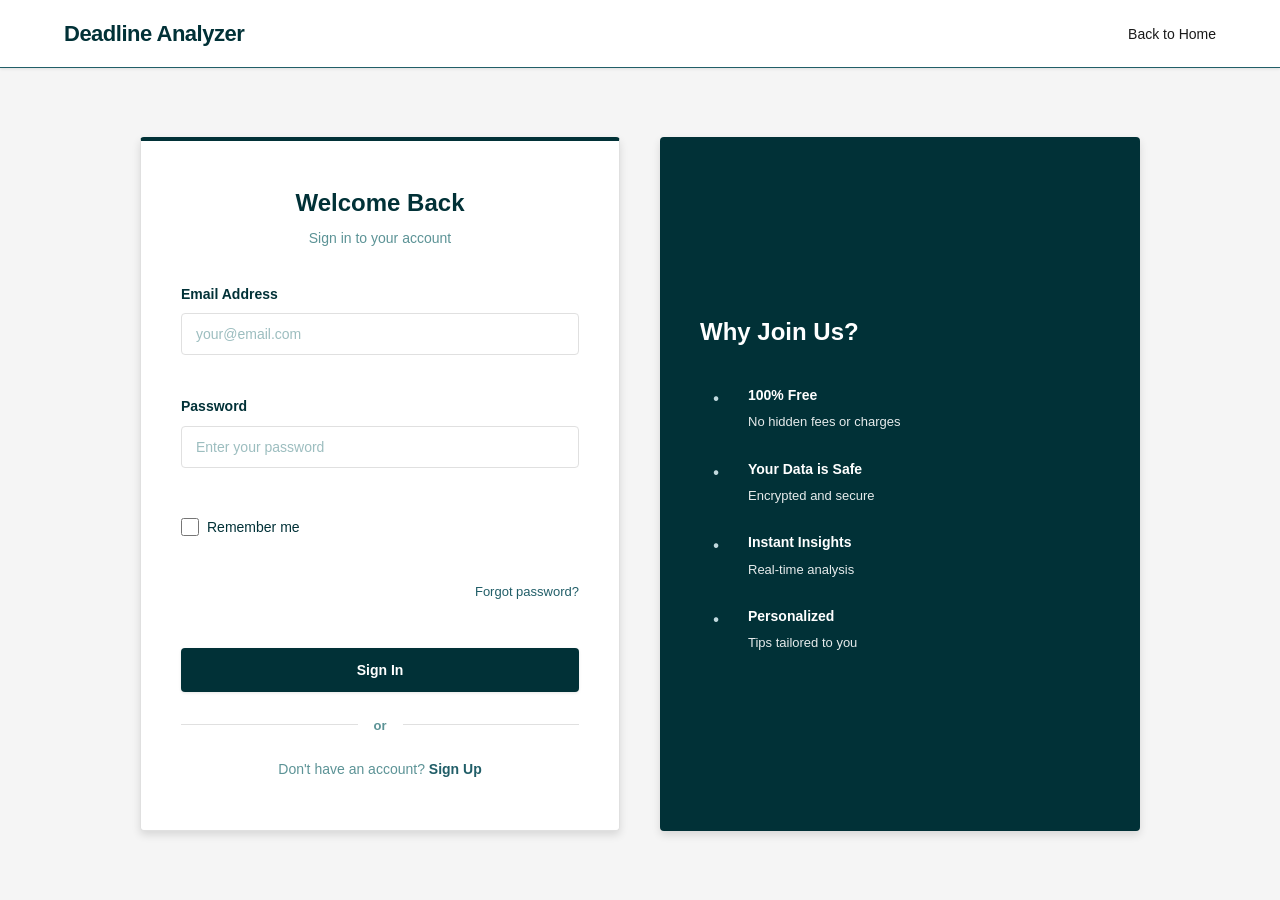
<file: src/main/resources/static/tasks.html>
<!DOCTYPE html>
<html lang="en">
<head>
    <meta charset="UTF-8">
    <meta name="viewport" content="width=device-width, initial-scale=1.0">
    <title>Tasks - Deadline Analyzer</title>
    <link rel="stylesheet" href="css/colors.css">
    <link rel="stylesheet" href="css/style.css">
</head>
<body>
<nav class="navbar">
    <div class="container">
        <div class="logo">Deadline Analyzer</div>
        <ul class="nav-links">
            <li><a href="dashboard.html">Dashboard</a></li>
            <li><a href="profile.html">Profile</a></li>
            <li><a href="tasks.html" style="color: var(--ocean-teal); font-weight: 700;">Tasks</a></li>
            <li><a href="#" id="logoutBtn">Logout</a></li>
        </ul>
    </div>
</nav>

<main>
    <div class="container">
        <div class="welcome-section">
            <h1>My Tasks</h1>
            <p class="welcome-subtitle">Track and manage your academic deadlines</p>
        </div>

        <div class="card">
            <div style="display: flex; justify-content: space-between; align-items: center;">
                <h2 style="margin: 0;">Create New Task</h2>
            </div>
            <form id="taskForm" class="task-form">
                <div class="form-group">
                    <label for="taskTitle">Task Title</label>
                    <input type="text" id="taskTitle" placeholder="e.g., Math Assignment" required>
                </div>

                <div class="form-group">
                    <label for="taskDescription">Description</label>
                    <textarea id="taskDescription" placeholder="Describe your task" rows="3"></textarea>
                </div>

                <div class="form-row">
                    <div class="form-group">
                        <label for="taskDeadline">Deadline</label>
                        <input type="datetime-local" id="taskDeadline" required>
                    </div>

                    <div class="form-group">
                        <label for="taskPriority">Priority</label>
                        <select id="taskPriority">
                            <option value="Low">Low</option>
                            <option value="Medium" selected>Medium</option>
                            <option value="High">High</option>
                        </select>
                    </div>
                </div>

                <button type="submit" class="btn btn-primary">Create Task</button>
            </form>
        </div>

        <div class="card">
            <h2>Your Tasks</h2>
            <div id="tasksList" class="tasks-list"></div>
        </div>
    </div>
</main>

<footer>
    <p>&copy; 2026 Deadline Personality Analyzer. All rights reserved.</p>
</footer>

<script>
    document.addEventListener('DOMContentLoaded', () => {
        const userId = localStorage.getItem('userId');

        if (!userId) {
            window.location.href = 'login.html';
            return;
        }

        loadTasks();
        setupTaskForm();

        document.getElementById('logoutBtn').addEventListener('click', (e) => {
            e.preventDefault();
            localStorage.clear();
            window.location.href = 'index.html';
        });
    });

    function setupTaskForm() {
        const form = document.getElementById('taskForm');
        form.addEventListener('submit', async (e) => {
            e.preventDefault();

            const userId = localStorage.getItem('userId');
            const title = document.getElementById('taskTitle').value.trim();
            const description = document.getElementById('taskDescription').value.trim();
            const deadline = document.getElementById('taskDeadline').value;
            const priority = document.getElementById('taskPriority').value;

            if (!title || !deadline) {
                alert('Please fill in all required fields');
                return;
            }

            try {
                const response = await fetch('/api/tasks/create', {
                    method: 'POST',
                    headers: { 'Content-Type': 'application/json' },
                    body: JSON.stringify({
                        userId,
                        title,
                        description,
                        deadline: new Date(deadline).getTime(),
                        priority,
                        createdAt: Date.now(),
                        startedAt: null,
                        completedAt: null,
                        isCompleted: false,
                        isLate: false
                    })
                });

                const data = await response.json();

                if (data.success) {
                    alert('Task created successfully!');
                    form.reset();
                    loadTasks();
                } else {
                    alert(data.message || 'Failed to create task');
                }
            } catch (error) {
                console.error('Error:', error);
                alert('Error creating task');
            }
        });
    }

    function loadTasks() {
        const userId = localStorage.getItem('userId');

        fetch(`/api/tasks/user/${userId}`)
            .then(response => response.json())
            .then(data => {
                const tasksList = document.getElementById('tasksList');

                if (!data.tasks || data.tasks.length === 0) {
                    tasksList.innerHTML = '<p style="text-align: center; color: var(--soft-seafoam);">No tasks yet. Create one to get started!</p>';
                    return;
                }

                tasksList.innerHTML = data.tasks.map(task => `
                    <div class="task-card">
                        <div class="task-header">
                            <h3>${task.title}</h3>
                            <span class="priority ${task.priority.toLowerCase()}">${task.priority}</span>
                        </div>
                        <p>${task.description || 'No description'}</p>
                        <div class="task-meta">
                            <span>Deadline: ${new Date(task.deadline).toLocaleDateString()}</span>
                            <span>Status: ${task.isCompleted ? '✓ Completed' : 'Pending'}</span>
                        </div>
                        <div class="task-actions">
                            ${!task.isCompleted ? `
                                <button class="btn btn-small btn-primary" onclick="startTask('${task.id}')">Start</button>
                                <button class="btn btn-small btn-success" onclick="completeTask('${task.id}')">Complete</button>
                            ` : ''}
                            <button class="btn btn-small btn-danger" onclick="deleteTask('${task.id}')">Delete</button>
                        </div>
                    </div>
                `).join('');
            })
            .catch(error => {
                console.error('Error:', error);
                document.getElementById('tasksList').innerHTML = '<p>Error loading tasks</p>';
            });
    }

    function startTask(taskId) {
        fetch(`/api/tasks/${taskId}/start`, { method: 'PUT' })
            .then(response => response.json())
            .then(data => {
                if (data.success) {
                    alert('Task started!');
                    loadTasks();
                }
            })
            .catch(error => console.error('Error:', error));
    }

    function completeTask(taskId) {
        fetch(`/api/tasks/${taskId}/complete`, { method: 'PUT' })
            .then(response => response.json())
            .then(data => {
                if (data.success) {
                    if (data.analysis) {
                        localStorage.setItem('personalityType', data.analysis.personalityType);

                        const message = `✓ TASK COMPLETED!\n\n📊 PERSONALITY TYPE\n${data.analysis.personalityType}\n\n📈 STATISTICS\nAverage DUP: ${data.analysis.averageDup.toFixed(1)}%\nCompletion Rate: ${data.analysis.completionRate}%\nOn-Time: ${data.analysis.onTimeSubmissions} | Late: ${data.analysis.lateSubmissions}\n\n💡 RECOMMENDATION\n${data.analysis.recommendation}`;
                        alert(message);
                    } else {
                        alert('✓ Task completed! Complete more tasks to get personality insights.');
                    }
                    loadTasks();
                } else {
                    alert(data.message || 'Failed to complete task');
                }
            })
            .catch(error => {
                console.error('Error:', error);
                alert('Error completing task');
            });
    }

    function deleteTask(taskId) {
        if (confirm('Are you sure you want to delete this task?')) {
            fetch(`/api/tasks/${taskId}`, { method: 'DELETE' })
                .then(response => response.json())
                .then(data => {
                    if (data.success) {
                        alert('Task deleted');
                        loadTasks();
                    }
                })
                .catch(error => console.error('Error:', error));
        }
    }
</script>

<style>
    .form-row {
        display: grid;
        grid-template-columns: 1fr 1fr;
        gap: 20px;
    }

    .task-form {
        display: flex;
        flex-direction: column;
        gap: 20px;
    }

    .task-form select {
        padding: 8px 12px;
        border: 1px solid var(--border-gray);
        border-radius: 4px;
        font-size: 14px;
    }

    .tasks-list {
        display: grid;
        gap: 16px;
    }

    .task-card {
        background-color: var(--light-gray);
        padding: 20px;
        border-radius: 4px;
        border-left: 4px solid var(--ocean-teal);
    }

    .task-header {
        display: flex;
        justify-content: space-between;
        align-items: center;
        margin-bottom: 12px;
    }

    .task-header h3 {
        margin: 0;
        color: var(--midnight-teal);
    }

    .priority {
        padding: 4px 12px;
        border-radius: 12px;
        font-size: 12px;
        font-weight: 600;
    }

    .priority.low {
        background-color: #E8F5E9;
        color: #2E7D32;
    }

    .priority.medium {
        background-color: #FFF3E0;
        color: #E65100;
    }

    .priority.high {
        background-color: #FFEBEE;
        color: #C62828;
    }

    .task-meta {
        display: flex;
        gap: 16px;
        margin: 12px 0;
        font-size: 13px;
        color: var(--soft-seafoam);
    }

    .task-actions {
        display: flex;
        gap: 8px;
        margin-top: 12px;
    }

    .btn-small {
        padding: 6px 12px;
        font-size: 12px;
    }

    .btn-success {
        background-color: #4CAF50;
        color: white;
        border: none;
        cursor: pointer;
    }

    .btn-danger {
        background-color: #f44336;
        color: white;
        border: none;
        cursor: pointer;
    }

    @media (max-width: 768px) {
        .form-row {
            grid-template-columns: 1fr;
        }
    }
</style>
</body>
</html>
</file>
<file: src/main/resources/static/css/colors.css>
:root {
    /* Primary Colors */
    --midnight-teal: #013137;
    --ocean-teal: #215E68;
    --dusty-turquoise: #297376;
    --soft-seafoam: #5C9396;
    --pale-ice-blue: #C1D9DE;

    /* Neutral Colors */
    --white: #FFFFFF;
    --dark-gray: #1A1A1A;
    --light-gray: #F5F5F5;
    --border-gray: #E0E0E0;

    /* Semantic Colors */
    --success: #4CAF50;
    --error: #F44336;
    --warning: #FF9800;
    --info: #2196F3;

    /* Shadows */
    --shadow-sm: 0 1px 3px rgba(0, 0, 0, 0.1);
    --shadow-md: 0 4px 8px rgba(0, 0, 0, 0.12);
    --shadow-lg: 0 8px 16px rgba(0, 0, 0, 0.15);
}
</file>
<file: src/main/resources/static/css/style.css>
/* ============================================
   GLOBAL
   ============================================ */

* {
    margin: 0;
    padding: 0;
    box-sizing: border-box;
}

html {
    scroll-behavior: smooth;
}

body {
    font-family: -apple-system, BlinkMacSystemFont, 'Segoe UI', Roboto, 'Helvetica Neue', Arial, sans-serif;
    background-color: var(--white);
    color: var(--dark-gray);
    line-height: 1.6;
}

/* ============================================
   TYPOGRAPHY
   ============================================ */

h1 {
    font-size: 40px;
    font-weight: 700;
    color: var(--midnight-teal);
    margin-bottom: 16px;
    line-height: 1.2;
}

h2 {
    font-size: 32px;
    font-weight: 700;
    color: var(--midnight-teal);
    margin-bottom: 16px;
    line-height: 1.2;
}

h3 {
    font-size: 22px;
    font-weight: 600;
    color: var(--midnight-teal);
    margin-bottom: 12px;
}

h4 {
    font-size: 18px;
    font-weight: 600;
    color: var(--midnight-teal);
    margin-bottom: 12px;
}

p {
    font-size: 15px;
    color: var(--soft-seafoam);
    line-height: 1.8;
    margin-bottom: 16px;
}

a {
    color: var(--ocean-teal);
    text-decoration: none;
    font-weight: 500;
}

a:hover {
    color: var(--dusty-turquoise);
    text-decoration: underline;
}

/* ============================================
   CONTAINER
   ============================================ */

.container {
    max-width: 1200px;
    margin: 0 auto;
    padding: 0 24px;
}

main {
    min-height: calc(100vh - 80px - 120px);
}

/* ============================================
   NAVBAR
   ============================================ */

.navbar {
    background-color: var(--midnight-teal);
    border-bottom: 1px solid var(--ocean-teal);
    padding: 16px 0;
    position: sticky;
    top: 0;
    z-index: 1000;
    box-shadow: var(--shadow-sm);
}

.navbar .container {
    display: flex;
    justify-content: space-between;
    align-items: center;
}

.logo {
    font-size: 22px;
    font-weight: 700;
    color: var(--white);
    letter-spacing: -0.5px;
}

.nav-links {
    list-style: none;
    display: flex;
    gap: 32px;
    align-items: center;
}

.nav-links a {
    color: var(--white);
    font-size: 14px;
    font-weight: 500;
    transition: all 200ms ease;
}

.nav-links a:hover {
    color: var(--pale-ice-blue);
    text-decoration: none;
}

.nav-links .btn-primary-small {
    background-color: var(--white);
    color: var(--midnight-teal);
    padding: 8px 16px;
    font-size: 13px;
    border-radius: 4px;
    transition: all 200ms ease;
}

.nav-links .btn-primary-small:hover {
    background-color: var(--pale-ice-blue);
    color: var(--midnight-teal);
}

/* ============================================
   BUTTONS
   ============================================ */

.btn {
    display: inline-flex;
    align-items: center;
    justify-content: center;
    padding: 12px 24px;
    border: none;
    border-radius: 4px;
    font-size: 14px;
    font-weight: 600;
    cursor: pointer;
    text-decoration: none;
    gap: 8px;
    transition: all 200ms ease;
}

.btn:active {
    transform: scale(0.98);
}

.btn-primary {
    background-color: var(--midnight-teal);
    color: var(--white);
    box-shadow: var(--shadow-sm);
}

.btn-primary:hover {
    background-color: var(--ocean-teal);
    box-shadow: var(--shadow-md);
}

.btn-secondary {
    background-color: var(--white);
    color: var(--midnight-teal);
    border: 2px solid var(--midnight-teal);
}

.btn-secondary:hover {
    background-color: var(--light-gray);
}

.btn-large {
    padding: 14px 32px;
    font-size: 15px;
}

.btn-small {
    padding: 8px 16px;
    font-size: 13px;
}

.btn-block {
    width: 100%;
}

.btn-primary-small {
    padding: 8px 16px;
    font-size: 13px;
    background-color: var(--midnight-teal);
    color: var(--white);
}

/* ============================================
   FORMS
   ============================================ */

.form-group {
    display: flex;
    flex-direction: column;
    margin-bottom: 20px;
}

.form-group label {
    font-weight: 600;
    color: var(--midnight-teal);
    margin-bottom: 8px;
    font-size: 14px;
}

.form-group input,
.form-group textarea {
    padding: 12px 14px;
    border: 1px solid var(--border-gray);
    border-radius: 4px;
    font-size: 14px;
    font-family: inherit;
    transition: all 200ms ease;
    background-color: var(--white);
}

.form-group input::placeholder {
    color: var(--soft-seafoam);
    opacity: 0.6;
}

.form-group input:focus,
.form-group textarea:focus {
    outline: none;
    border-color: var(--ocean-teal);
    background-color: rgba(33, 94, 104, 0.01);
    box-shadow: inset 0 0 0 2px rgba(33, 94, 104, 0.1);
}

/* ============================================
   CARDS
   ============================================ */

.card {
    background-color: var(--white);
    border-radius: 4px;
    padding: 32px;
    border: 1px solid var(--border-gray);
    box-shadow: var(--shadow-sm);
    transition: all 200ms ease;
    margin-bottom: 24px;
}

.card:hover {
    box-shadow: var(--shadow-md);
}

.card h3 {
    margin-bottom: 16px;
}

/* ============================================
   SECTIONS
   ============================================ */

section {
    padding: 80px 0;
}

section:nth-child(even) {
    background-color: var(--light-gray);
}

/* ============================================
   FOOTER
   ============================================ */

footer {
    background-color: var(--midnight-teal);
    color: var(--white);
    text-align: center;
    padding: 32px 0;
    margin-top: 80px;
    border-top: 1px solid rgba(255, 255, 255, 0.1);
}

footer p {
    color: rgba(255, 255, 255, 0.9);
    font-size: 14px;
    margin: 0;
}

/* ============================================
   RESPONSIVE
   ============================================ */

@media (max-width: 768px) {
    h1 {
        font-size: 28px;
    }

    h2 {
        font-size: 24px;
    }

    .nav-links {
        gap: 16px;
    }

    .container {
        padding: 0 16px;
    }

    .card {
        padding: 20px;
    }

    section {
        padding: 40px 0;
    }
}

/* Dashboard Grid */
.dashboard-grid {
    display: grid;
    grid-template-columns: repeat(auto-fit, minmax(200px, 1fr));
    gap: 20px;
    margin-bottom: 32px;
}

.stat-card {
    background-color: var(--white);
    padding: 24px;
    border-radius: 4px;
    border: 1px solid var(--border-gray);
    box-shadow: var(--shadow-sm);
    text-align: center;
}

.stat-card .label {
    font-size: 13px;
    color: var(--soft-seafoam);
    font-weight: 600;
    margin-bottom: 12px;
}

.stat-card .value {
    font-size: 28px;
    font-weight: 700;
    color: var(--midnight-teal);
}

/* Welcome Section */
.welcome-section {
    margin-bottom: 40px;
    margin-top: 40px;
}

.welcome-section h1 {
    margin-bottom: 8px;
    font-size: 36px;
}

.welcome-subtitle {
    color: var(--soft-seafoam);
    font-size: 15px;
    margin: 0;
}

/* Dashboard Grid */
.dashboard-grid {
    display: grid;
    grid-template-columns: repeat(auto-fit, minmax(240px, 1fr));
    gap: 20px;
    margin-bottom: 32px;
}

.stat-card {
    background-color: var(--white);
    padding: 28px;
    border-radius: 4px;
    border: 1px solid var(--border-gray);
    box-shadow: var(--shadow-sm);
    text-align: center;
    transition: all 200ms ease;
    position: relative;
    overflow: hidden;
}

.stat-card:hover {
    box-shadow: var(--shadow-md);
    border-color: var(--ocean-teal);
}

.stat-card::before {
    content: '';
    position: absolute;
    top: 0;
    left: 0;
    right: 0;
    height: 4px;
    background-color: var(--ocean-teal);
}

.stat-icon {
    color: var(--dusty-turquoise);
    font-size: 24px;
    font-weight: 700;
    margin-bottom: 8px;
}

.stat-card .label {
    font-size: 13px;
    color: var(--soft-seafoam);
    font-weight: 600;
    margin-bottom: 12px;
    text-transform: uppercase;
    letter-spacing: 0.5px;
}

.stat-card .value {
    font-size: 28px;
    font-weight: 700;
    color: var(--midnight-teal);
}

/* Cards Row */
.cards-row {
    display: grid;
    grid-template-columns: repeat(auto-fit, minmax(300px, 1fr));
    gap: 24px;
    margin-bottom: 32px;
}

/* Action Buttons */
.action-buttons {
    display: flex;
    gap: 12px;
    flex-wrap: wrap;
    margin-top: 20px;
}

.action-buttons .btn {
    flex: 1;
    min-width: 150px;
}

/* Profile Items */
.profile-item {
    margin-bottom: 24px;
    padding-bottom: 24px;
    border-bottom: 1px solid var(--border-gray);
}

.profile-item:last-child {
    margin-bottom: 0;
    padding-bottom: 0;
    border-bottom: none;
}

.profile-item label {
    display: block;
    font-weight: 600;
    color: var(--midnight-teal);
    margin-bottom: 8px;
    font-size: 13px;
    text-transform: uppercase;
    letter-spacing: 0.5px;
}

.profile-item p {
    margin: 0;
    font-size: 15px;
    color: var(--dark-gray);
}

/* Enhanced Card */
.card {
    background-color: var(--white);
    border-radius: 4px;
    padding: 32px;
    border: 1px solid var(--border-gray);
    box-shadow: var(--shadow-sm);
    transition: all 200ms ease;
    margin-bottom: 24px;
}

.card:hover {
    box-shadow: var(--shadow-md);
}

.card h2 {
    margin-top: 0;
    padding-bottom: 16px;
    border-bottom: 2px solid var(--pale-ice-blue);
}

/* Navbar Light */
.navbar-light {
    background-color: var(--white);
    box-shadow: var(--shadow-sm);
}

.navbar-light .logo {
    color: var(--midnight-teal);
}

.navbar-light .nav-links a {
    color: var(--dark-gray);
}

.navbar-light .nav-links a:hover {
    color: var(--ocean-teal);
}
</file>
<file: src/main/resources/static/css/landing.css>
/* ============================================
   HERO SECTION
   ============================================ */

.hero {
    background-color: var(--white);
    padding: 80px 0 120px;
    border-bottom: 1px solid var(--border-gray);
}

.hero .container {
    display: grid;
    grid-template-columns: 1fr;
    gap: 60px;
    align-items: center;
}

.hero-content {
    padding-right: 20px;
}

.hero-title {
    font-size: 48px;
    font-weight: 700;
    color: var(--midnight-teal);
    margin-bottom: 20px;
    line-height: 1.1;
}

.hero-subtitle {
    font-size: 16px;
    color: var(--soft-seafoam);
    line-height: 1.8;
    margin-bottom: 32px;
    max-width: 550px;
}

.hero-buttons {
    display: flex;
    gap: 16px;
    margin-bottom: 60px;
    flex-wrap: wrap;
}

.hero-stats {
    display: grid;
    grid-template-columns: repeat(3, 1fr);
    gap: 24px;
}

.stat {
    padding: 20px;
    border: 1px solid var(--border-gray);
    border-radius: 4px;
    background-color: var(--light-gray);
    text-align: center;
}

.stat-number {
    font-size: 32px;
    font-weight: 700;
    color: var(--midnight-teal);
    display: block;
    margin-bottom: 8px;
}

.stat-label {
    font-size: 13px;
    color: var(--soft-seafoam);
    font-weight: 500;
}

/* ============================================
   FEATURES SECTION
   ============================================ */

.features {
    padding: 80px 0;
    background-color: var(--light-gray);
}

.section-title {
    font-size: 36px;
    font-weight: 700;
    color: var(--midnight-teal);
    text-align: center;
    margin-bottom: 12px;
}

.section-subtitle {
    font-size: 16px;
    color: var(--soft-seafoam);
    text-align: center;
    margin-bottom: 60px;
    max-width: 600px;
    margin-left: auto;
    margin-right: auto;
}

.features-grid {
    display: grid;
    grid-template-columns: repeat(auto-fit, minmax(300px, 1fr));
    gap: 32px;
}

.feature-card {
    background-color: var(--white);
    padding: 32px;
    border-radius: 4px;
    border: 1px solid var(--border-gray);
    box-shadow: var(--shadow-sm);
    text-align: center;
    transition: all 200ms ease;
}

.feature-card:hover {
    box-shadow: var(--shadow-md);
    border-color: var(--ocean-teal);
}

.feature-icon {
    font-size: 28px;
    margin-bottom: 16px;
    color: var(--ocean-teal);
    font-weight: 700;
}

.feature-card h3 {
    margin-bottom: 12px;
    font-size: 18px;
}

.feature-card p {
    font-size: 14px;
    line-height: 1.7;
    margin-bottom: 0;
}

/* ============================================
   PERSONALITIES SECTION
   ============================================ */

.personalities {
    padding: 80px 0;
    background-color: var(--white);
}

.personalities-grid {
    display: grid;
    grid-template-columns: repeat(auto-fit, minmax(260px, 1fr));
    gap: 24px;
}

.personality-card {
    padding: 28px;
    border-radius: 4px;
    color: var(--white);
    text-align: center;
    border: none;
    box-shadow: var(--shadow-md);
    transition: all 200ms ease;
}

.personality-card:hover {
    box-shadow: var(--shadow-lg);
}

.personality-label {
    font-size: 36px;
    font-weight: 700;
    margin-bottom: 12px;
    opacity: 0.9;
}

.personality-card h3 {
    color: var(--white);
    font-size: 18px;
    margin-bottom: 12px;
}

.personality-card p {
    color: rgba(255, 255, 255, 0.95);
    font-size: 13px;
    margin-bottom: 16px;
}

.personality-traits {
    display: flex;
    flex-wrap: wrap;
    gap: 8px;
    justify-content: center;
}

.trait {
    background-color: rgba(255, 255, 255, 0.25);
    padding: 6px 12px;
    border-radius: 3px;
    font-size: 12px;
    font-weight: 600;
}

/* Personality Colors */
.panic-starter {
    background-color: #E57373;
}

.perfectionist {
    background-color: #BA68C8;
}

.chronic {
    background-color: #FB8C00;
}

.last-minute {
    background-color: #FFB300;
    color: var(--dark-gray);
}

.last-minute h3 {
    color: var(--dark-gray);
}

.last-minute p {
    color: var(--dark-gray);
}

.last-minute .trait {
    background-color: rgba(26, 26, 26, 0.15);
    color: var(--dark-gray);
}

.steady {
    background-color: #26A69A;
}

/* ============================================
   HOW IT WORKS
   ============================================ */

.how-it-works {
    padding: 80px 0;
    background-color: var(--light-gray);
}

.steps {
    display: grid;
    grid-template-columns: repeat(auto-fit, minmax(180px, 1fr));
    gap: 24px;
}

.step {
    background-color: var(--white);
    padding: 32px 24px;
    border-radius: 4px;
    text-align: center;
    box-shadow: var(--shadow-sm);
    border: 1px solid var(--border-gray);
    transition: all 200ms ease;
}

.step:hover {
    box-shadow: var(--shadow-md);
}

.step-number {
    display: inline-flex;
    align-items: center;
    justify-content: center;
    width: 48px;
    height: 48px;
    background-color: var(--midnight-teal);
    color: var(--white);
    border-radius: 50%;
    font-size: 20px;
    font-weight: 700;
    margin-bottom: 16px;
}

.step h3 {
    font-size: 16px;
    margin-bottom: 8px;
}

.step p {
    font-size: 13px;
    line-height: 1.6;
    margin-bottom: 0;
}

.step-arrow {
    display: flex;
    align-items: center;
    justify-content: center;
    font-size: 24px;
    color: var(--dusty-turquoise);
    font-weight: 700;
}

/* ============================================
   DUP SECTION
   ============================================ */

.dup-section {
    padding: 80px 0;
    background-color: var(--white);
}

.dup-content {
    display: grid;
    grid-template-columns: 1fr 1fr;
    gap: 60px;
    align-items: center;
}

.dup-text p {
    margin-bottom: 16px;
}

.dup-formula {
    background-color: var(--light-gray);
    padding: 24px;
    border-radius: 4px;
    border-left: 4px solid var(--ocean-teal);
    margin-top: 20px;
    box-shadow: var(--shadow-sm);
}

.dup-formula p {
    margin: 8px 0;
    font-weight: 600;
    color: var(--dark-gray);
}

.dup-visual {
    display: flex;
    justify-content: center;
}

.dup-scale {
    display: grid;
    grid-template-columns: 1fr;
    gap: 16px;
    width: 100%;
}

.scale-item {
    padding: 20px;
    border-radius: 4px;
    text-align: center;
    color: var(--white);
    border: none;
    box-shadow: var(--shadow-sm);
    transition: all 200ms ease;
}

.scale-item:hover {
    box-shadow: var(--shadow-md);
}

.scale-item.low {
    background-color: #26A69A;
}

.scale-item.medium {
    background-color: #FFB300;
    color: var(--dark-gray);
}

.scale-item.high {
    background-color: #E57373;
}

.scale-item .label {
    display: block;
    font-size: 12px;
    font-weight: 700;
    margin-bottom: 8px;
    opacity: 0.9;
}

.scale-item .scale-value {
    display: block;
    font-size: 16px;
    font-weight: 700;
    margin: 8px 0;
}

.scale-item p {
    margin: 0;
    font-size: 13px;
    font-weight: 600;
    color: inherit;
}

/* ============================================
   CTA SECTION
   ============================================ */

.cta {
    background-color: var(--midnight-teal);
    color: var(--white);
    padding: 80px 0;
    text-align: center;
}

.cta h2 {
    color: var(--white);
    font-size: 40px;
    margin-bottom: 16px;
}

.cta p {
    color: rgba(255, 255, 255, 0.9);
    font-size: 16px;
    margin-bottom: 32px;
    max-width: 600px;
    margin-left: auto;
    margin-right: auto;
}

.cta .btn-primary {
    background-color: var(--white);
    color: var(--midnight-teal);
}

.cta .btn-primary:hover {
    background-color: var(--pale-ice-blue);
    color: var(--midnight-teal);
}

.cta .cta-btn {
    background-color: var(--midnight-teal);
    color: var(--white);
}

.cta .cta-btn:hover {
    background-color: var(--pale-ice-blue);
}
/* ============================================
   FOOTER
   ============================================ */

.footer {
    background-color: var(--midnight-teal);
    color: var(--white);
    padding: 60px 0 30px;
}

.footer-content {
    display: grid;
    grid-template-columns: repeat(auto-fit, minmax(200px, 1fr));
    gap: 40px;
    margin-bottom: 40px;
}

.footer-section h4 {
    color: var(--white);
    margin-bottom: 16px;
    font-size: 15px;
}

.footer-section p {
    color: rgba(255, 255, 255, 0.8);
    font-size: 13px;
    line-height: 1.8;
}

.footer-section ul {
    list-style: none;
}

.footer-section a {
    color: rgba(255, 255, 255, 0.8);
    text-decoration: none;
    font-size: 13px;
    transition: all 200ms ease;
    display: block;
    margin-bottom: 8px;
}

.footer-section a:hover {
    color: var(--pale-ice-blue);
}

.footer-bottom {
    text-align: center;
    padding-top: 30px;
    border-top: 1px solid rgba(255, 255, 255, 0.1);
    font-size: 13px;
    color: rgba(255, 255, 255, 0.8);
}

/* ============================================
   RESPONSIVE
   ============================================ */

@media (max-width: 1024px) {
    .hero .container,
    .dup-content {
        grid-template-columns: 1fr;
        gap: 40px;
    }

    .hero-title {
        font-size: 36px;
    }

    .section-title {
        font-size: 28px;
    }
}

@media (max-width: 768px) {
    .hero {
        padding: 40px 0 60px;
    }

    .hero-title {
        font-size: 28px;
    }

    .hero-subtitle {
        font-size: 15px;
    }

    .hero-buttons {
        flex-direction: column;
    }

    .hero-buttons .btn {
        width: 100%;
    }

    .hero-stats {
        grid-template-columns: 1fr;
    }

    .illustration {
        width: 250px;
        height: 250px;
    }

    .section-title {
        font-size: 24px;
    }

    .step-arrow {
        display: none;
    }

    section {
        padding: 40px 0;
    }
}
</file>
<file: src/main/resources/static/css/auth.css>
/* ============================================
   AUTH PAGE
   ============================================ */

.auth-body {
    background-color: var(--light-gray);
    min-height: 100vh;
    display: flex;
    flex-direction: column;
}

.navbar-light {
    background-color: var(--white);
    box-shadow: var(--shadow-sm);
}

.navbar-light .nav-links a {
    color: var(--dark-gray);
}

/* ============================================
   AUTH CONTAINER
   ============================================ */

.auth-container {
    flex: 1;
    display: flex;
    align-items: center;
    justify-content: center;
    padding: 40px 20px;
}

.auth-wrapper {
    display: grid;
    grid-template-columns: 1fr 1fr;
    gap: 40px;
    max-width: 1000px;
    width: 100%;
    align-items: stretch;
}

/* ============================================
   AUTH BOX
   ============================================ */

.auth-box {
    background-color: var(--white);
    border-radius: 4px;
    padding: 48px 40px;
    box-shadow: var(--shadow-md);
    border: 1px solid var(--border-gray);
    border-top: 4px solid var(--midnight-teal);
}

.auth-header {
    text-align: center;
    margin-bottom: 32px;
}

.auth-header h2 {
    font-size: 24px;
    margin-bottom: 8px;
}

.auth-header p {
    color: var(--soft-seafoam);
    font-size: 14px;
}

/* ============================================
   AUTH FORM
   ============================================ */

.auth-form {
    display: flex;
    flex-direction: column;
    gap: 20px;
}

.form-group.checkbox {
    flex-direction: row;
    align-items: center;
    gap: 8px;
    margin-top: 8px;
}

.form-group.checkbox input[type="checkbox"] {
    width: 18px;
    height: 18px;
    cursor: pointer;
    accent-color: var(--ocean-teal);
}

.form-group.checkbox label {
    margin: 0;
    font-weight: 400;
    cursor: pointer;
    font-size: 14px;
}

/* ============================================
   SUBMIT BUTTON
   ============================================ */

.btn-submit {
    min-height: 44px;
    display: flex;
    align-items: center;
    justify-content: center;
    gap: 8px;
    font-weight: 700;
    margin-top: 8px;
}

.btn-submit:disabled {
    opacity: 0.6;
    cursor: not-allowed;
}

/* ============================================
   DIVIDER
   ============================================ */

.auth-divider {
    position: relative;
    text-align: center;
    margin: 20px 0;
    color: var(--soft-seafoam);
}

.auth-divider::before {
    content: '';
    position: absolute;
    top: 50%;
    left: 0;
    right: 0;
    height: 1px;
    background-color: var(--border-gray);
}

.auth-divider span {
    position: relative;
    background-color: var(--white);
    padding: 0 16px;
    font-size: 13px;
    font-weight: 600;
}

/* ============================================
   TOGGLE
   ============================================ */

.auth-toggle {
    text-align: center;
}

.auth-toggle p {
    margin: 0;
    color: var(--soft-seafoam);
    font-size: 14px;
}

.toggle-link {
    color: var(--ocean-teal);
    text-decoration: none;
    font-weight: 700;
    cursor: pointer;
}

.toggle-link:hover {
    text-decoration: underline;
}

/* ============================================
   ALERT
   ============================================ */

#alertContainer,
#alertContainer2 {
    margin-bottom: 20px;
}

.alert {
    padding: 12px 16px;
    border-radius: 4px;
    font-size: 13px;
    border-left: 4px solid;
}

.alert-error {
    background-color: #FFEBEE;
    color: #C62828;
    border-left-color: #C62828;
}

.alert-success {
    background-color: #E8F5E9;
    color: #2E7D32;
    border-left-color: #2E7D32;
}

/* ============================================
   FEATURES PANEL
   ============================================ */

.auth-features {
    background-color: var(--midnight-teal);
    border-radius: 4px;
    padding: 40px;
    color: var(--white);
    box-shadow: var(--shadow-md);
    display: flex;
    flex-direction: column;
    justify-content: center;
}

.auth-features h3 {
    font-size: 24px;
    margin-bottom: 32px;
    color: var(--white);
}

.feature-list {
    display: flex;
    flex-direction: column;
    gap: 24px;
}

.feature-item {
    display: grid;
    grid-template-columns: 32px 1fr;
    gap: 16px;
}

.feature-icon {
    font-size: 16px;
    display: flex;
    align-items: flex-start;
    justify-content: center;
    padding-top: 2px;
    color: var(--pale-ice-blue);
    font-weight: 700;
}

.feature-item strong {
    display: block;
    margin-bottom: 4px;
    font-size: 14px;
    font-weight: 700;
}

.feature-item p {
    margin: 0;
    font-size: 13px;
    opacity: 0.9;
    color: var(--white);
}

/* ============================================
   RESPONSIVE
   ============================================ */

@media (max-width: 1024px) {
    .auth-wrapper {
        grid-template-columns: 1fr;
    }

    .auth-features {
        order: -1;
    }

    .auth-box {
        max-width: 500px;
        margin: 0 auto;
    }
}

@media (max-width: 768px) {
    .auth-container {
        padding: 20px 16px;
    }

    .auth-box {
        padding: 32px 24px;
    }

    .auth-header h2 {
        font-size: 20px;
    }

    .auth-features {
        padding: 32px 24px;
    }

    .auth-features h3 {
        font-size: 20px;
    }

    .feature-list {
        gap: 16px;
    }
}

/* ============================================
   RECAPTCHA STYLES
   ============================================ */

.recaptcha-container {
    margin-bottom: 20px;
    display: flex;
    justify-content: center;
}

.g-recaptcha {
    transform: scale(0.9);
    transform-origin: 0 0;
}
</file>
